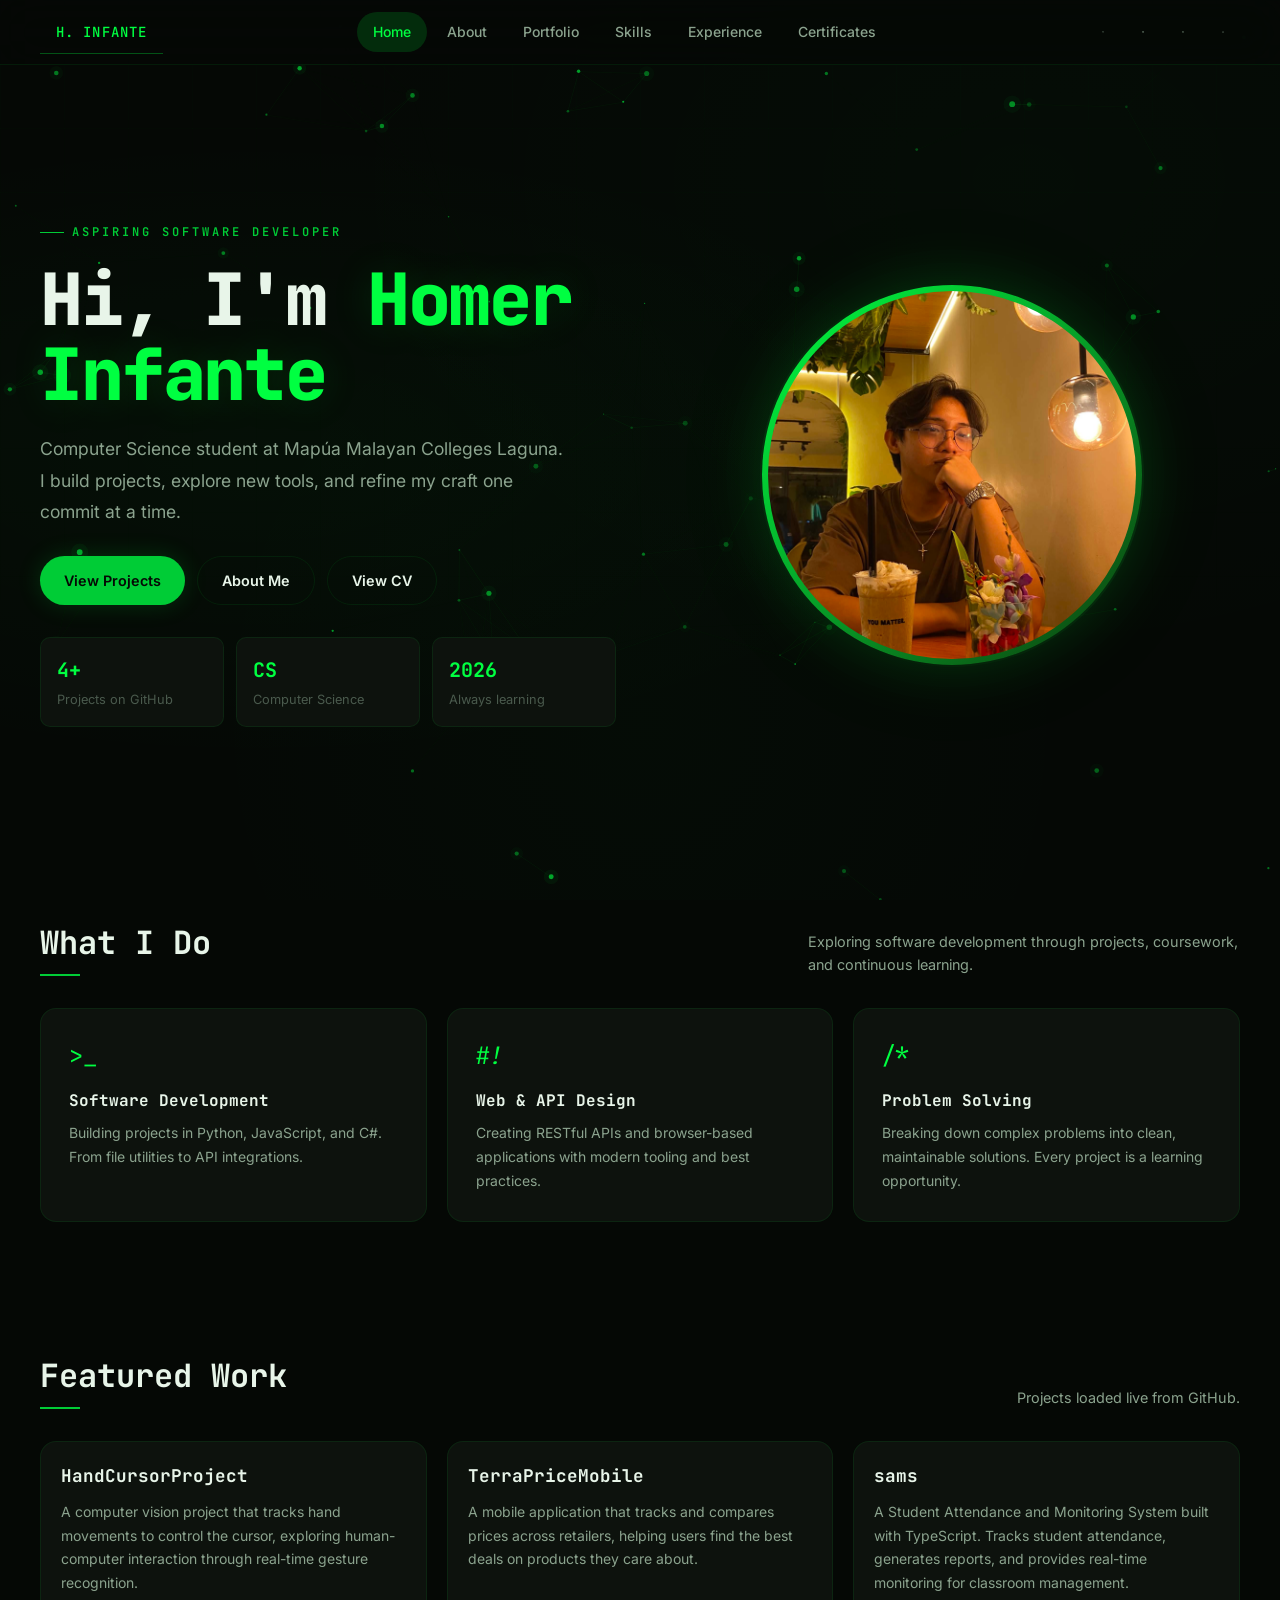
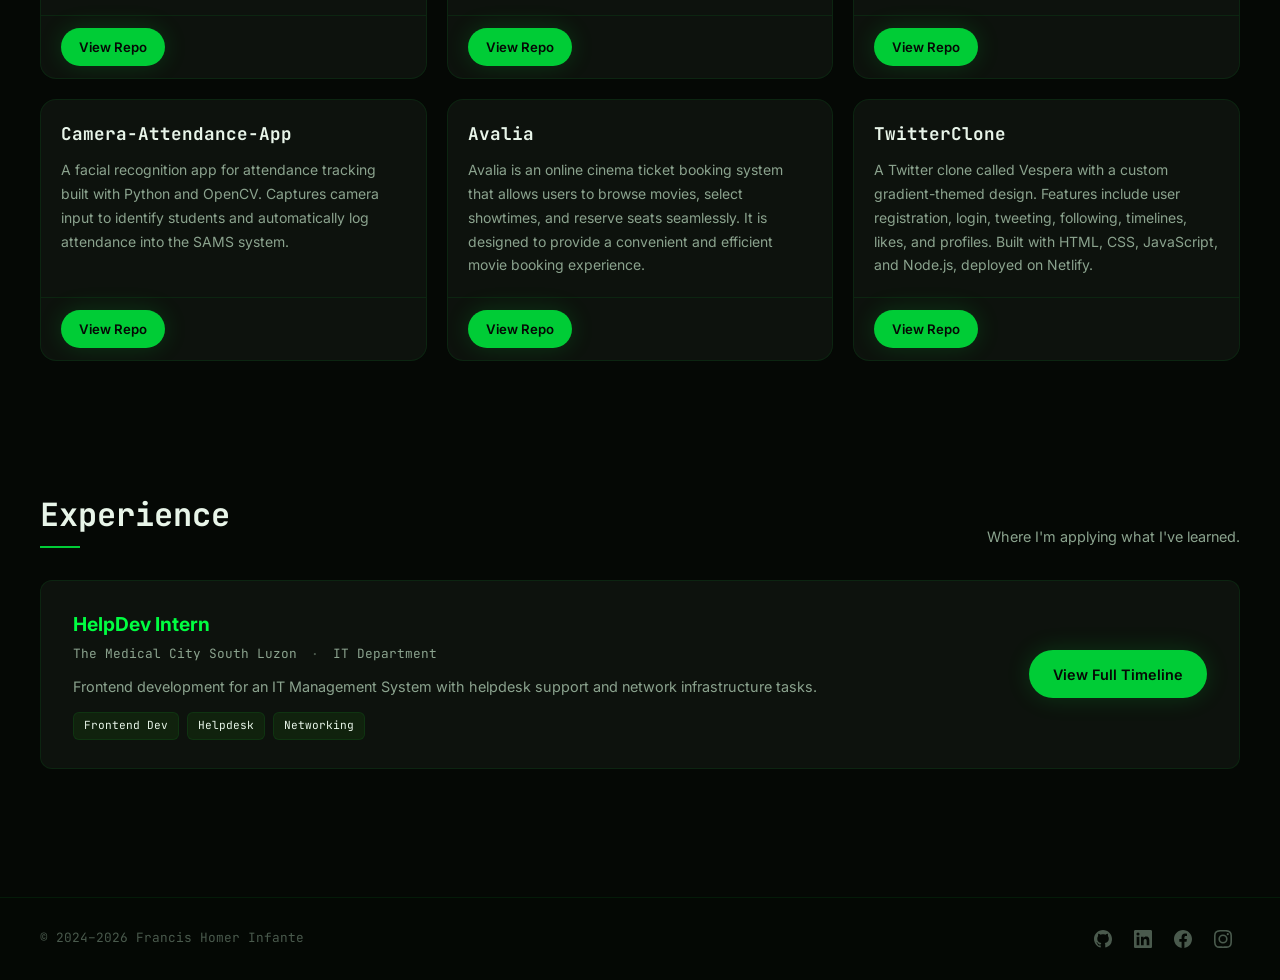
<file: index.html>
<!DOCTYPE html>
<html lang="en">
<head>
  <meta charset="utf-8">
  <meta name="viewport" content="width=device-width, initial-scale=1.0">
  <title>Homer Infante | Developer</title>
  <link rel="stylesheet" href="style.css">
  <link rel="preconnect" href="https://fonts.googleapis.com">
  <link rel="preconnect" href="https://fonts.gstatic.com" crossorigin>
  <link href="https://fonts.googleapis.com/css2?family=Inter:wght@400;500;600;700;800&family=JetBrains+Mono:wght@400;500;600;700;800&display=swap" rel="stylesheet">
</head>
<body class="page-home">
  <header class="site-header">
    <nav class="site-nav" aria-label="Primary">
      <a class="brand" href="index.html">H. Infante</a>
      <ul>
        <li><a href="index.html" aria-current="page">Home</a></li>
        <li><a href="about.html">About</a></li>
        <li><a href="portfolio.html">Portfolio</a></li>
        <li><a href="skills.html">Skills</a></li>
        <li><a href="experience.html">Experience</a></li>
        <li><a href="certificates.html">Certificates</a></li>
      </ul>
      <div class="nav-social">
        <a href="https://github.com/FHOInfante" target="_blank" rel="noopener noreferrer" aria-label="GitHub"><svg viewBox="0 0 24 24" fill="currentColor" width="18" height="18"><path d="M12 0C5.37 0 0 5.37 0 12c0 5.31 3.435 9.795 8.205 11.385.6.105.825-.255.825-.57 0-.285-.015-1.23-.015-2.235-3.015.555-3.795-.735-4.035-1.41-.135-.345-.72-1.41-1.23-1.695-.42-.225-1.02-.78-.015-.795.945-.015 1.62.87 1.845 1.23 1.08 1.815 2.805 1.305 3.495.99.105-.78.42-1.305.765-1.605-2.67-.3-5.46-1.335-5.46-5.925 0-1.305.465-2.385 1.23-3.225-.12-.3-.54-1.53.12-3.18 0 0 1.005-.315 3.3 1.23.96-.27 1.98-.405 3-.405s2.04.135 3 .405c2.295-1.56 3.3-1.23 3.3-1.23.66 1.65.24 2.88.12 3.18.765.84 1.23 1.905 1.23 3.225 0 4.605-2.805 5.625-5.475 5.925.435.375.81 1.095.81 2.22 0 1.605-.015 2.895-.015 3.3 0 .315.225.69.825.57A12.02 12.02 0 0024 12c0-6.63-5.37-12-12-12z"/></svg></a>
        <a href="https://www.linkedin.com/in/francis-homer-infante/" target="_blank" rel="noopener noreferrer" aria-label="LinkedIn"><svg viewBox="0 0 24 24" fill="currentColor" width="18" height="18"><path d="M20.447 20.452h-3.554v-5.569c0-1.328-.027-3.037-1.852-3.037-1.853 0-2.136 1.445-2.136 2.939v5.667H9.351V9h3.414v1.561h.046c.477-.9 1.637-1.85 3.37-1.85 3.601 0 4.267 2.37 4.267 5.455v6.286zM5.337 7.433a2.062 2.062 0 01-2.063-2.065 2.064 2.064 0 112.063 2.065zm1.782 13.019H3.555V9h3.564v11.452zM22.225 0H1.771C.792 0 0 .774 0 1.729v20.542C0 23.227.792 24 1.771 24h20.451C23.2 24 24 23.227 24 22.271V1.729C24 .774 23.2 0 22.222 0h.003z"/></svg></a>
        <a href="https://www.facebook.com/francishomer.infante/" target="_blank" rel="noopener noreferrer" aria-label="Facebook"><svg viewBox="0 0 24 24" fill="currentColor" width="18" height="18"><path d="M24 12.073c0-6.627-5.373-12-12-12s-12 5.373-12 12c0 5.99 4.388 10.954 10.125 11.854v-8.385H7.078v-3.47h3.047V9.43c0-3.007 1.792-4.669 4.533-4.669 1.312 0 2.686.235 2.686.235v2.953H15.83c-1.491 0-1.956.925-1.956 1.874v2.25h3.328l-.532 3.47h-2.796v8.385C19.612 23.027 24 18.062 24 12.073z"/></svg></a>
        <a href="https://www.instagram.com/homaygods/" target="_blank" rel="noopener noreferrer" aria-label="Instagram"><svg viewBox="0 0 24 24" fill="currentColor" width="18" height="18"><path d="M12 2.163c3.204 0 3.584.012 4.85.07 3.252.148 4.771 1.691 4.919 4.919.058 1.265.069 1.645.069 4.849 0 3.205-.012 3.584-.069 4.849-.149 3.225-1.664 4.771-4.919 4.919-1.266.058-1.644.07-4.85.07-3.204 0-3.584-.012-4.849-.07-3.26-.149-4.771-1.699-4.919-4.92-.058-1.265-.07-1.644-.07-4.849 0-3.204.013-3.583.07-4.849.149-3.227 1.664-4.771 4.919-4.919 1.266-.057 1.645-.069 4.849-.069zM12 0C8.741 0 8.333.014 7.053.072 2.695.272.273 2.69.073 7.052.014 8.333 0 8.741 0 12c0 3.259.014 3.668.072 4.948.2 4.358 2.618 6.78 6.98 6.98C8.333 23.986 8.741 24 12 24c3.259 0 3.668-.014 4.948-.072 4.354-.2 6.782-2.618 6.979-6.98.059-1.28.073-1.689.073-4.948 0-3.259-.014-3.667-.072-4.947-.196-4.354-2.617-6.78-6.979-6.98C15.668.014 15.259 0 12 0zm0 5.838a6.162 6.162 0 100 12.324 6.162 6.162 0 000-12.324zM12 16a4 4 0 110-8 4 4 0 010 8zm6.406-11.845a1.44 1.44 0 100 2.881 1.44 1.44 0 000-2.881z"/></svg></a>
      </div>
    </nav>
  </header>

  <main>
    <section class="hero">
      <div class="hero-content">
        <p class="eyebrow">Aspiring software developer</p>
        <h1 class="hero-title">Hi, I'm <span>Homer Infante</span></h1>
        <p class="hero-sub">
          Computer Science student at Mapúa Malayan Colleges Laguna. I build projects, explore new tools, and refine my craft one commit at a time.
        </p>
        <div class="hero-actions">
          <a class="button button-primary" href="portfolio.html">View Projects</a>
          <a class="button button-secondary" href="about.html">About Me</a>
          <a class="button button-secondary" href="cv/Francis_Homer_Infante_Resume.pdf" target="_blank" rel="noopener noreferrer">View CV</a>
        </div>
        <div class="hero-stats">
          <div class="stat-item">
            <strong>4+</strong>
            <span>Projects on GitHub</span>
          </div>
          <div class="stat-item">
            <strong>CS</strong>
            <span>Computer Science</span>
          </div>
          <div class="stat-item">
            <strong>2026</strong>
            <span>Always learning</span>
          </div>
        </div>
      </div>
      <div class="hero-visual">
        <div class="profile-frame">
          <img src="website-photos/Portfolio Pfp.jpeg" alt="Homer Infante">
        </div>
      </div>
    </section>

    <section class="section" id="highlights">
      <div class="section-header">
        <h2>What I Do</h2>
        <p>Exploring software development through projects, coursework, and continuous learning.</p>
      </div>
      <div class="highlight-grid">
        <div class="highlight-card">
          <div class="icon">&gt;_</div>
          <h3>Software Development</h3>
          <p>Building projects in Python, JavaScript, and C#. From file utilities to API integrations.</p>
        </div>
        <div class="highlight-card">
          <div class="icon">#!</div>
          <h3>Web &amp; API Design</h3>
          <p>Creating RESTful APIs and browser-based applications with modern tooling and best practices.</p>
        </div>
        <div class="highlight-card">
          <div class="icon">/*</div>
          <h3>Problem Solving</h3>
          <p>Breaking down complex problems into clean, maintainable solutions. Every project is a learning opportunity.</p>
        </div>
      </div>
    </section>

    <section class="section" id="featured-projects">
      <div class="section-header">
        <h2>Featured Work</h2>
        <p>Projects loaded live from GitHub.</p>
      </div>
      <div class="project-grid" id="home-repos">
        <div class="repo-loading">
          <div class="spinner"></div>
          <p>Loading projects from GitHub...</p>
        </div>
      </div>
    </section>

    <section class="section" id="experience-preview">
      <div class="section-header">
        <h2>Experience</h2>
        <p>Where I'm applying what I've learned.</p>
      </div>
      <div class="exp-preview-card">
        <div class="exp-preview-info">
          <h3>HelpDev Intern</h3>
          <p class="exp-preview-company">The Medical City South Luzon <span class="exp-dot">·</span> IT Department</p>
          <p class="exp-preview-desc">Frontend development for an IT Management System with helpdesk support and network infrastructure tasks.</p>
          <div class="exp-preview-highlights">
            <span>Frontend Dev</span><span>Helpdesk</span><span>Networking</span>
          </div>
        </div>
        <a class="button button-primary" href="experience.html">View Full Timeline</a>
      </div>
    </section>
  </main>

  <footer>
    <div class="footer-inner">
      <p>&copy; 2024&ndash;2026 Francis Homer Infante</p>
      <div class="footer-links">
        <a href="https://github.com/FHOInfante" target="_blank" rel="noopener noreferrer" aria-label="GitHub"><svg viewBox="0 0 24 24" fill="currentColor" width="18" height="18"><path d="M12 0C5.37 0 0 5.37 0 12c0 5.31 3.435 9.795 8.205 11.385.6.105.825-.255.825-.57 0-.285-.015-1.23-.015-2.235-3.015.555-3.795-.735-4.035-1.41-.135-.345-.72-1.41-1.23-1.695-.42-.225-1.02-.78-.015-.795.945-.015 1.62.87 1.845 1.23 1.08 1.815 2.805 1.305 3.495.99.105-.78.42-1.305.765-1.605-2.67-.3-5.46-1.335-5.46-5.925 0-1.305.465-2.385 1.23-3.225-.12-.3-.54-1.53.12-3.18 0 0 1.005-.315 3.3 1.23.96-.27 1.98-.405 3-.405s2.04.135 3 .405c2.295-1.56 3.3-1.23 3.3-1.23.66 1.65.24 2.88.12 3.18.765.84 1.23 1.905 1.23 3.225 0 4.605-2.805 5.625-5.475 5.925.435.375.81 1.095.81 2.22 0 1.605-.015 2.895-.015 3.3 0 .315.225.69.825.57A12.02 12.02 0 0024 12c0-6.63-5.37-12-12-12z"/></svg></a>
        <a href="https://www.linkedin.com/in/francis-homer-infante/" target="_blank" rel="noopener noreferrer" aria-label="LinkedIn"><svg viewBox="0 0 24 24" fill="currentColor" width="18" height="18"><path d="M20.447 20.452h-3.554v-5.569c0-1.328-.027-3.037-1.852-3.037-1.853 0-2.136 1.445-2.136 2.939v5.667H9.351V9h3.414v1.561h.046c.477-.9 1.637-1.85 3.37-1.85 3.601 0 4.267 2.37 4.267 5.455v6.286zM5.337 7.433a2.062 2.062 0 01-2.063-2.065 2.064 2.064 0 112.063 2.065zm1.782 13.019H3.555V9h3.564v11.452zM22.225 0H1.771C.792 0 0 .774 0 1.729v20.542C0 23.227.792 24 1.771 24h20.451C23.2 24 24 23.227 24 22.271V1.729C24 .774 23.2 0 22.222 0h.003z"/></svg></a>
        <a href="https://www.facebook.com/francishomer.infante/" target="_blank" rel="noopener noreferrer" aria-label="Facebook"><svg viewBox="0 0 24 24" fill="currentColor" width="18" height="18"><path d="M24 12.073c0-6.627-5.373-12-12-12s-12 5.373-12 12c0 5.99 4.388 10.954 10.125 11.854v-8.385H7.078v-3.47h3.047V9.43c0-3.007 1.792-4.669 4.533-4.669 1.312 0 2.686.235 2.686.235v2.953H15.83c-1.491 0-1.956.925-1.956 1.874v2.25h3.328l-.532 3.47h-2.796v8.385C19.612 23.027 24 18.062 24 12.073z"/></svg></a>
        <a href="https://www.instagram.com/homaygods/" target="_blank" rel="noopener noreferrer" aria-label="Instagram"><svg viewBox="0 0 24 24" fill="currentColor" width="18" height="18"><path d="M12 2.163c3.204 0 3.584.012 4.85.07 3.252.148 4.771 1.691 4.919 4.919.058 1.265.069 1.645.069 4.849 0 3.205-.012 3.584-.069 4.849-.149 3.225-1.664 4.771-4.919 4.919-1.266.058-1.644.07-4.85.07-3.204 0-3.584-.012-4.849-.07-3.26-.149-4.771-1.699-4.919-4.92-.058-1.265-.07-1.644-.07-4.849 0-3.204.013-3.583.07-4.849.149-3.227 1.664-4.771 4.919-4.919 1.266-.057 1.645-.069 4.849-.069zM12 0C8.741 0 8.333.014 7.053.072 2.695.272.273 2.69.073 7.052.014 8.333 0 8.741 0 12c0 3.259.014 3.668.072 4.948.2 4.358 2.618 6.98 6.98 6.98C8.333 23.986 8.741 24 12 24c3.259 0 3.668-.014 4.948-.072 4.354-.2 6.782-2.618 6.979-6.98.059-1.28.073-1.689.073-4.948 0-3.259-.014-3.667-.072-4.947-.196-4.354-2.617-6.78-6.979-6.98C15.668.014 15.259 0 12 0zm0 5.838a6.162 6.162 0 100 12.324 6.162 6.162 0 000-12.324zM12 16a4 4 0 110-8 4 4 0 010 8zm6.406-11.845a1.44 1.44 0 100 2.881 1.44 1.44 0 000-2.881z"/></svg></a>
      </div>
    </div>
  </footer>

  <script id="projects-data" type="application/json">{"lastUpdated":"2026-11-28T05:12:17.031Z","featured":[{"name":"HandCursorProject","description":"A computer vision project that tracks hand movements to control the cursor, exploring human-computer interaction through real-time gesture recognition.","language":"Python","tags":["Python","OpenCV","MediaPipe","Computer Vision"],"stars":0,"forks":0,"updatedAt":"2026-07-23T00:00:00Z","url":"https://github.com/FHOInfante/HandCursorProject","isExternal":false},{"name":"TerraPriceMobile","description":"A mobile application that tracks and compares prices across retailers, helping users find the best deals on products they care about.","language":"Python","tags":["Python","Kivy","Mobile","REST API"],"stars":0,"forks":0,"updatedAt":"2026-07-23T00:00:00Z","url":"https://github.com/FHOInfante/TerraPriceMobile","isExternal":false},{"name":"sams","description":"A Student Attendance and Monitoring System built with TypeScript. Tracks student attendance, generates reports, and provides real-time monitoring for classroom management.","language":"TypeScript","tags":["TypeScript","Node.js","Web App","Database"],"stars":2,"forks":0,"updatedAt":"2026-07-21T08:48:54Z","url":"https://github.com/kamachi-dev/sams","isExternal":false},{"name":"Camera-Attendance-App","description":"A facial recognition app for attendance tracking built with Python and OpenCV. Captures camera input to identify students and automatically log attendance into the SAMS system.","language":"Python","tags":["Python","OpenCV","Facial Recognition","Tkinter"],"stars":0,"forks":0,"updatedAt":"2026-07-14T00:00:00Z","url":"https://github.com/FHOInfante/Camera-Attendance-App","isExternal":false},{"name":"Avalia","description":"Avalia is an online cinema ticket booking system that allows users to browse movies, select showtimes, and reserve seats seamlessly. It is designed to provide a convenient and efficient movie booking experience.","language":"CSS","tags":["HTML","CSS","JavaScript","Web App"],"stars":0,"forks":2,"updatedAt":"2026-03-23T05:02:08Z","url":"https://github.com/mvillamante/Avalia","isExternal":true},{"name":"TwitterClone","description":"A Twitter clone called Vespera with a custom gradient-themed design. Features include user registration, login, tweeting, following, timelines, likes, and profiles. Built with HTML, CSS, JavaScript, and Node.js, deployed on Netlify.","language":"JavaScript","tags":["HTML","CSS","JavaScript","Node.js","Netlify"],"stars":0,"forks":1,"updatedAt":"2024-02-10T06:14:11Z","url":"https://github.com/mvillamante/TwitterClone","isExternal":false}],"projects":[{"name":"HandCursorProject","description":"A computer vision project that tracks hand movements to control the cursor, exploring human-computer interaction through real-time gesture recognition.","language":"Python","tags":["Python","OpenCV","MediaPipe","Computer Vision"],"stars":0,"forks":0,"updatedAt":"2026-07-23T00:00:00Z","url":"https://github.com/FHOInfante/HandCursorProject","isExternal":false},{"name":"TerraPriceMobile","description":"A mobile application that tracks and compares prices across retailers, helping users find the best deals on products they care about.","language":"Python","tags":["Python","Kivy","Mobile","REST API"],"stars":0,"forks":0,"updatedAt":"2026-07-23T00:00:00Z","url":"https://github.com/FHOInfante/TerraPriceMobile","isExternal":false},{"name":"sams","description":"A Student Attendance and Monitoring System built with TypeScript. Tracks student attendance, generates reports, and provides real-time monitoring for classroom management.","language":"TypeScript","tags":["TypeScript","Node.js","Web App","Database"],"stars":2,"forks":0,"updatedAt":"2026-07-21T08:48:54Z","url":"https://github.com/kamachi-dev/sams","isExternal":false},{"name":"Camera-Attendance-App","description":"A facial recognition app for attendance tracking built with Python and OpenCV. Captures camera input to identify students and automatically log attendance into the SAMS system.","language":"Python","tags":["Python","OpenCV","Facial Recognition","Tkinter"],"stars":0,"forks":0,"updatedAt":"2026-07-14T00:00:00Z","url":"https://github.com/FHOInfante/Camera-Attendance-App","isExternal":false},{"name":"Avalia","description":"Avalia is an online cinema ticket booking system that allows users to browse movies, select showtimes, and reserve seats seamlessly. It is designed to provide a convenient and efficient movie booking experience.","language":"CSS","tags":["HTML","CSS","JavaScript","Web App"],"stars":0,"forks":2,"updatedAt":"2026-03-23T05:02:08Z","url":"https://github.com/mvillamante/Avalia","isExternal":true},{"name":"TwitterClone","description":"A Twitter clone called Vespera with a custom gradient-themed design. Features include user registration, login, tweeting, following, timelines, likes, and profiles. Built with HTML, CSS, JavaScript, and Node.js, deployed on Netlify.","language":"JavaScript","tags":["HTML","CSS","JavaScript","Node.js","Netlify"],"stars":0,"forks":1,"updatedAt":"2024-02-10T06:14:11Z","url":"https://github.com/mvillamante/TwitterClone","isExternal":false}],"collaborations":[{"name":"Prof. Maria Santos","title":"CS Instructor","text":"Homer is a dedicated and curious learner. He approaches every challenge with determination and always seeks to understand the underlying principles."},{"name":"Juan Dela Cruz","title":"Classmate & Collaborator","text":"I had the pleasure of working with Homer on a group project. His attention to detail and ability to break down complex problems made him an invaluable team member."},{"name":"Engr. Robert Reyes","title":"Project Mentor","text":"Francis demonstrates strong analytical skills and a genuine passion for technology. He consistently goes above and beyond what is required."}],"certificates":[{"title":"Customer Centricity","issuer":"Wadhwani Foundation","description":"Learned customer-focused business strategies and how to build lasting customer relationships.","url":"Certificates/Wadhwani Foundation Certificate - 6a607f859ca40b8cfd703752.pdf","image":"website-photos/certificates/Wadhwani Foundation Certificate - Customer Centricity.jpg"},{"title":"Effective Speaking and Listening Skills","issuer":"Wadhwani Foundation","description":"Developed communication skills for effective verbal and non-verbal workplace interactions.","url":"Certificates/Wadhwani Foundation Certificate - 6a6080af9ca40b8cfd703b88.pdf","image":"website-photos/certificates/Wadhwani Foundation Certificate - Effective Speaking and Listening Skills.jpg"},{"title":"Finance Literacy","issuer":"Wadhwani Foundation","description":"Gained foundational knowledge in personal finance, budgeting, and financial planning.","url":"Certificates/Wadhwani Foundation Certificate - 6a60821b9ca40b8cfd70429e.pdf","image":"website-photos/certificates/Wadhwani Foundation Certificate - Finance Literacy.jpg"},{"title":"Impactful Writing Skills","issuer":"Wadhwani Foundation","description":"Mastered professional writing techniques for clear and persuasive business communication.","url":"Certificates/Wadhwani Foundation Certificate - 6a60dcc59ca40b8cfd71b5c9.pdf","image":"website-photos/certificates/Wadhwani Foundation Certificate - Impactful Writing Skills.jpg"},{"title":"Interpersonal Skills","issuer":"Wadhwani Foundation","description":"Built skills for effective teamwork, conflict resolution, and professional relationship management.","url":"Certificates/Wadhwani Foundation Certificate - 6a60dd899ca40b8cfd71b815.pdf","image":"website-photos/certificates/Wadhwani Foundation Certificate - Interpersonal Skills.jpg"},{"title":"Introduction to Entrepreneurship","issuer":"Wadhwani Foundation","description":"Explored the fundamentals of starting and managing a business venture.","url":"Certificates/Wadhwani Foundation Certificate - 6a60de3d9ca40b8cfd71bae3.pdf","image":"website-photos/certificates/Wadhwani Foundation Certificate - Introduction to Entrepreneurship.jpg"},{"title":"Online Communication and Data Security","issuer":"Wadhwani Foundation","description":"Learned best practices for secure online communication and data protection.","url":"Certificates/Wadhwani Foundation Certificate - 6a60dfdc9ca40b8cfd71bf9d.pdf","image":"website-photos/certificates/Wadhwani Foundation Certificate - Online Communication and Data Security.jpg"},{"title":"Problem Solving and Innovation","issuer":"Wadhwani Foundation","description":"Developed analytical thinking and creative problem-solving approaches for real-world challenges.","url":"Certificates/Wadhwani Foundation Certificate - 6a60e3149ca40b8cfd71c6db.pdf","image":"website-photos/certificates/Wadhwani Foundation Certificate - Problem Solving and Innovation.jpg"},{"title":"Professionalism","issuer":"Wadhwani Foundation","description":"Understood professional conduct, workplace ethics, and career development strategies.","url":"Certificates/Wadhwani Foundation Certificate - 6a61cd6c9ca40b8cfd74b287.pdf","image":"website-photos/certificates/Wadhwani Foundation Certificate - Professionalism.jpg"},{"title":"Self-Management","issuer":"Wadhwani Foundation","description":"Learned time management, goal setting, and personal productivity techniques.","url":"Certificates/Wadhwani Foundation Certificate - 6a61ce649ca40b8cfd74b5a9.pdf","image":"website-photos/certificates/Wadhwani Foundation Certificate - Self-Management.jpg"},{"title":"Self-Presentation","issuer":"Wadhwani Foundation","description":"Mastered personal branding and professional presentation skills for career success.","url":"Certificates/Wadhwani Foundation Certificate - 6a61cf169ca40b8cfd74b939.pdf","image":"website-photos/certificates/Wadhwani Foundation Certificate - Self-Presentation.jpg"},{"title":"Start-up Mindset","issuer":"Wadhwani Foundation","description":"Cultivated an entrepreneurial mindset with focus on innovation and opportunity recognition.","url":"Certificates/Wadhwani Foundation Certificate - 6a61cfd89ca40b8cfd74bf15.pdf","image":"website-photos/certificates/Wadhwani Foundation Certificate - Start-up Mindset.jpg"},{"title":"Work Productivity Tools","issuer":"Wadhwani Foundation","description":"Gained proficiency in modern productivity tools for efficient workplace collaboration.","url":"Certificates/Wadhwani Foundation Certificate - 6a61d0509ca40b8cfd74c211.pdf","image":"website-photos/certificates/Wadhwani Foundation Certificate - Work Productivity Tools.jpg"},{"title":"IBM Machine Learning","issuer":"Coursera","description":"Comprehensive ML course covering regression, classification, clustering, and recommendation systems.","url":"website-photos/certificates/Coursera_IBM_Machine_Learning-page-1.png","image":"website-photos/certificates/Coursera_IBM_Machine_Learning-page-1.png"},{"title":"Machine Learning","issuer":"Coursera","description":"Stanford-based course covering supervised learning, unsupervised learning, and best practices.","url":"website-photos/certificates/Coursera_Machine_Learning-page-1.png","image":"website-photos/certificates/Coursera_Machine_Learning-page-1.png"},{"title":"IBM AI Developer","issuer":"Coursera","description":"Professional certificate covering building and deploying AI applications with IBM tools.","url":"website-photos/certificates/Coursera IBM AI Developer.jpg","image":"website-photos/certificates/Coursera IBM AI Developer.jpg"}],"skills":[{"name":"Python","icon":"https://cdn.jsdelivr.net/gh/devicons/devicon/icons/python/python-original.svg","category":"Languages"},{"name":"JavaScript","icon":"https://cdn.jsdelivr.net/gh/devicons/devicon/icons/javascript/javascript-original.svg","category":"Languages"},{"name":"TypeScript","icon":"https://cdn.jsdelivr.net/gh/devicons/devicon/icons/typescript/typescript-original.svg","category":"Languages"},{"name":"HTML5","icon":"https://cdn.jsdelivr.net/gh/devicons/devicon/icons/html5/html5-original.svg","category":"Languages"},{"name":"CSS3","icon":"https://cdn.jsdelivr.net/gh/devicons/devicon/icons/css3/css3-original.svg","category":"Languages"},{"name":"C#","icon":"https://cdn.jsdelivr.net/gh/devicons/devicon/icons/csharp/csharp-original.svg","category":"Languages"},{"name":"MySQL","icon":"https://cdn.jsdelivr.net/gh/devicons/devicon/icons/mysql/mysql-original.svg","category":"Databases"},{"name":"PostgreSQL","icon":"https://cdn.jsdelivr.net/gh/devicons/devicon/icons/postgresql/postgresql-original.svg","category":"Databases"},{"name":"Git","icon":"https://cdn.jsdelivr.net/gh/devicons/devicon/icons/git/git-original.svg","category":"Tools"},{"name":"VS Code","icon":"https://cdn.jsdelivr.net/gh/devicons/devicon/icons/visualstudio/visualstudio-plain.svg","category":"Tools"},{"name":"Android Studio","icon":"https://cdn.jsdelivr.net/gh/devicons/devicon/icons/android/android-original.svg","category":"Tools"},{"name":"XAMPP","icon":"https://cdn.jsdelivr.net/gh/devicons/devicon/icons/apache/apache-original.svg","category":"Tools"},{"name":"Postman","icon":"https://cdn.jsdelivr.net/gh/devicons/devicon/icons/postman/postman-original.svg","category":"Tools"}]}</script>
  <script src="bg-animation.js"></script>
  <script>
    (function() {
      function buildCard(repo, index) {
        const desc = repo.description || 'No description provided.';

        return `
          <article class="project-card" style="animation-delay: ${(index || 0) * 80}ms">
            <div class="project-card-body">
              <h3>${repo.name}</h3>
              <p>${desc}</p>
            </div>
            <div class="project-card-footer">
              <a class="button button-primary button-small" href="${repo.url}" target="_blank" rel="noopener noreferrer">View Repo</a>
            </div>
          </article>
        `;
      }

      function renderFeatured(data) {
        const container = document.getElementById('home-repos');
        const projects = data.featured || [];

        if (projects.length === 0) {
          container.innerHTML = '<p style="text-align:center;color:var(--text-muted);padding:48px 0;font-family:var(--font-mono);font-size:0.85rem;">No featured projects.</p>';
          return;
        }

        container.innerHTML = projects.map((r, i) => buildCard(r, i)).join('');
      }

      function showError(msg) {
        const container = document.getElementById('home-repos');
        container.innerHTML = `<div class="repo-error"><p>${msg}</p></div>`;
      }

      document.addEventListener('DOMContentLoaded', function() {
        try {
          var el = document.getElementById('projects-data');
          if (!el) throw new Error('No data');
          var data = JSON.parse(el.textContent);
          renderFeatured(data);
        } catch (e) {
          showError('Could not load projects. Please visit the <a href="portfolio.html" style="color:var(--green-bright);text-decoration:underline;">portfolio page</a>.');
        }
      });
    })();
  </script>
</body>
</html>
</file>
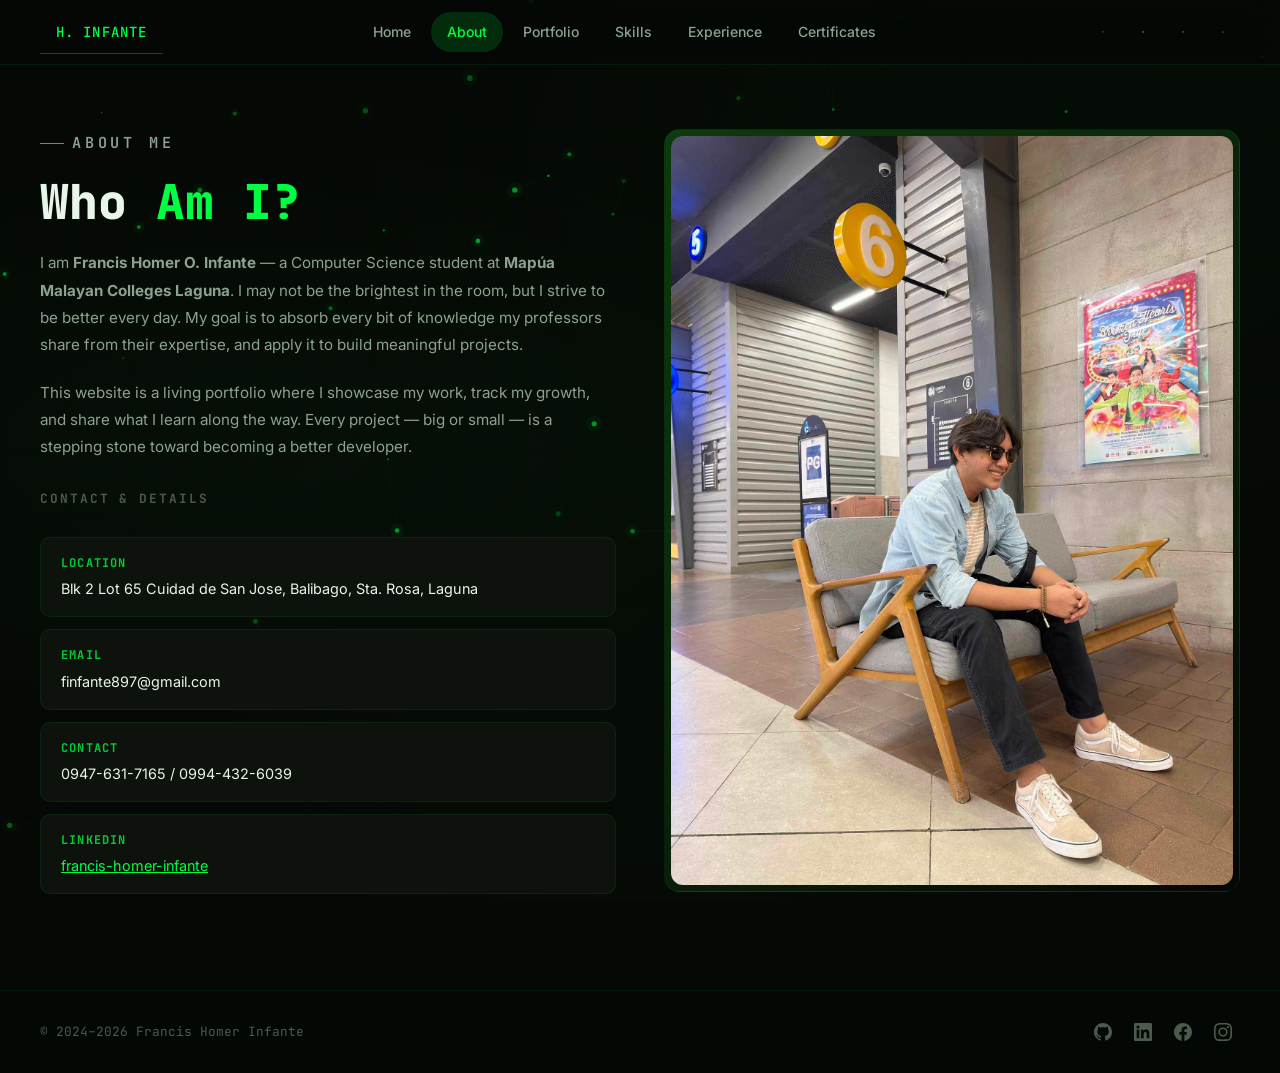
<file: about.html>
<!DOCTYPE html>
<html lang="en">
<head>
  <meta charset="utf-8">
  <meta name="viewport" content="width=device-width, initial-scale=1.0">
  <title>About | Homer Infante</title>
  <link rel="stylesheet" href="style.css">
  <link rel="preconnect" href="https://fonts.googleapis.com">
  <link rel="preconnect" href="https://fonts.gstatic.com" crossorigin>
  <link href="https://fonts.googleapis.com/css2?family=Inter:wght@400;500;600;700;800&family=JetBrains+Mono:wght@400;500;600;700;800&display=swap" rel="stylesheet">
</head>
<body class="page-about">
  <header class="site-header">
    <nav class="site-nav" aria-label="Primary">
      <a class="brand" href="index.html">H. Infante</a>
      <ul>
        <li><a href="index.html">Home</a></li>
        <li><a href="about.html" aria-current="page">About</a></li>
        <li><a href="portfolio.html">Portfolio</a></li>
        <li><a href="skills.html">Skills</a></li>
        <li><a href="experience.html">Experience</a></li>
        <li><a href="certificates.html">Certificates</a></li>
      </ul>
      <div class="nav-social">
        <a href="https://github.com/FHOInfante" target="_blank" rel="noopener noreferrer" aria-label="GitHub"><svg viewBox="0 0 24 24" fill="currentColor" width="18" height="18"><path d="M12 0C5.37 0 0 5.37 0 12c0 5.31 3.435 9.795 8.205 11.385.6.105.825-.255.825-.57 0-.285-.015-1.23-.015-2.235-3.015.555-3.795-.735-4.035-1.41-.135-.345-.72-1.41-1.23-1.695-.42-.225-1.02-.78-.015-.795.945-.015 1.62.87 1.845 1.23 1.08 1.815 2.805 1.305 3.495.99.105-.78.42-1.305.765-1.605-2.67-.3-5.46-1.335-5.46-5.925 0-1.305.465-2.385 1.23-3.225-.12-.3-.54-1.53.12-3.18 0 0 1.005-.315 3.3 1.23.96-.27 1.98-.405 3-.405s2.04.135 3 .405c2.295-1.56 3.3-1.23 3.3-1.23.66 1.65.24 2.88.12 3.18.765.84 1.23 1.905 1.23 3.225 0 4.605-2.805 5.625-5.475 5.925.435.375.81 1.095.81 2.22 0 1.605-.015 2.895-.015 3.3 0 .315.225.69.825.57A12.02 12.02 0 0024 12c0-6.63-5.37-12-12-12z"/></svg></a>
        <a href="https://www.linkedin.com/in/francis-homer-infante/" target="_blank" rel="noopener noreferrer" aria-label="LinkedIn"><svg viewBox="0 0 24 24" fill="currentColor" width="18" height="18"><path d="M20.447 20.452h-3.554v-5.569c0-1.328-.027-3.037-1.852-3.037-1.853 0-2.136 1.445-2.136 2.939v5.667H9.351V9h3.414v1.561h.046c.477-.9 1.637-1.85 3.37-1.85 3.601 0 4.267 2.37 4.267 5.455v6.286zM5.337 7.433a2.062 2.062 0 01-2.063-2.065 2.064 2.064 0 112.063 2.065zm1.782 13.019H3.555V9h3.564v11.452zM22.225 0H1.771C.792 0 0 .774 0 1.729v20.542C0 23.227.792 24 1.771 24h20.451C23.2 24 24 23.227 24 22.271V1.729C24 .774 23.2 0 22.222 0h.003z"/></svg></a>
        <a href="https://www.facebook.com/francishomer.infante/" target="_blank" rel="noopener noreferrer" aria-label="Facebook"><svg viewBox="0 0 24 24" fill="currentColor" width="18" height="18"><path d="M24 12.073c0-6.627-5.373-12-12-12s-12 5.373-12 12c0 5.99 4.388 10.954 10.125 11.854v-8.385H7.078v-3.47h3.047V9.43c0-3.007 1.792-4.669 4.533-4.669 1.312 0 2.686.235 2.686.235v2.953H15.83c-1.491 0-1.956.925-1.956 1.874v2.25h3.328l-.532 3.47h-2.796v8.385C19.612 23.027 24 18.062 24 12.073z"/></svg></a>
        <a href="https://www.instagram.com/homaygods/" target="_blank" rel="noopener noreferrer" aria-label="Instagram"><svg viewBox="0 0 24 24" fill="currentColor" width="18" height="18"><path d="M12 2.163c3.204 0 3.584.012 4.85.07 3.252.148 4.771 1.691 4.919 4.919.058 1.265.069 1.645.069 4.849 0 3.205-.012 3.584-.069 4.849-.149 3.225-1.664 4.771-4.919 4.919-1.266.058-1.644.07-4.85.07-3.204 0-3.584-.012-4.849-.07-3.26-.149-4.771-1.699-4.919-4.92-.058-1.265-.07-1.644-.07-4.849 0-3.204.013-3.583.07-4.849.149-3.227 1.664-4.771 4.919-4.919 1.266-.057 1.645-.069 4.849-.069zM12 0C8.741 0 8.333.014 7.053.072 2.695.272.273 2.69.073 7.052.014 8.333 0 8.741 0 12c0 3.259.014 3.668.072 4.948.2 4.358 2.618 6.78 6.98 6.98C8.333 23.986 8.741 24 12 24c3.259 0 3.668-.014 4.948-.072 4.354-.2 6.782-2.618 6.979-6.98.059-1.28.073-1.689.073-4.948 0-3.259-.014-3.667-.072-4.947-.196-4.354-2.617-6.78-6.979-6.98C15.668.014 15.259 0 12 0zm0 5.838a6.162 6.162 0 100 12.324 6.162 6.162 0 000-12.324zM12 16a4 4 0 110-8 4 4 0 010 8zm6.406-11.845a1.44 1.44 0 100 2.881 1.44 1.44 0 000-2.881z"/></svg></a>
      </div>
    </nav>
  </header>

  <main>
    <section class="about-page">
      <div class="about-content">
        <p class="eyebrow">About me</p>
        <h1>Who <span>Am I?</span></h1>
        <p>
          I am <strong>Francis Homer O. Infante</strong> &mdash; a Computer Science student at <strong>Mapúa Malayan Colleges Laguna</strong>. I may not be the brightest in the room, but I strive to be better every day. My goal is to absorb every bit of knowledge my professors share from their expertise, and apply it to build meaningful projects.
        </p>
        <p>
          This website is a living portfolio where I showcase my work, track my growth, and share what I learn along the way. Every project &mdash; big or small &mdash; is a stepping stone toward becoming a better developer.
        </p>

        <h3 style="font-family:var(--font-mono);font-size:0.8rem;text-transform:uppercase;letter-spacing:0.15em;color:var(--text-dim);margin-top:8px;">Contact &amp; Details</h3>
        <div class="about-details">
          <div class="about-detail-item">
            <strong>Location</strong>
            <span>Blk 2 Lot 65 Cuidad de San Jose, Balibago, Sta. Rosa, Laguna</span>
          </div>
          <div class="about-detail-item">
            <strong>Email</strong>
            <span>finfante897@gmail.com</span>
          </div>
          <div class="about-detail-item">
            <strong>Contact</strong>
            <span>0947-631-7165 / 0994-432-6039</span>
          </div>
          <div class="about-detail-item">
            <strong>LinkedIn</strong>
            <span><a href="https://www.linkedin.com/in/francis-homer-infante/" target="_blank" rel="noopener noreferrer" style="color:var(--green-bright);text-decoration:underline;">francis-homer-infante</a></span>
          </div>
        </div>
      </div>
      <div class="about-photo-side">
        <div class="about-photo-frame">
          <img src="website-photos/about-me-pic.jpg" alt="Homer Infante">
        </div>
      </div>
    </section>
  </main>

  <footer>
    <div class="footer-inner">
      <p>&copy; 2024&ndash;2026 Francis Homer Infante</p>
      <div class="footer-links">
        <a href="https://github.com/FHOInfante" target="_blank" rel="noopener noreferrer" aria-label="GitHub"><svg viewBox="0 0 24 24" fill="currentColor" width="18" height="18"><path d="M12 0C5.37 0 0 5.37 0 12c0 5.31 3.435 9.795 8.205 11.385.6.105.825-.255.825-.57 0-.285-.015-1.23-.015-2.235-3.015.555-3.795-.735-4.035-1.41-.135-.345-.72-1.41-1.23-1.695-.42-.225-1.02-.78-.015-.795.945-.015 1.62.87 1.845 1.23 1.08 1.815 2.805 1.305 3.495.99.105-.78.42-1.305.765-1.605-2.67-.3-5.46-1.335-5.46-5.925 0-1.305.465-2.385 1.23-3.225-.12-.3-.54-1.53.12-3.18 0 0 1.005-.315 3.3 1.23.96-.27 1.98-.405 3-.405s2.04.135 3 .405c2.295-1.56 3.3-1.23 3.3-1.23.66 1.65.24 2.88.12 3.18.765.84 1.23 1.905 1.23 3.225 0 4.605-2.805 5.625-5.475 5.925.435.375.81 1.095.81 2.22 0 1.605-.015 2.895-.015 3.3 0 .315.225.69.825.57A12.02 12.02 0 0024 12c0-6.63-5.37-12-12-12z"/></svg></a>
        <a href="https://www.linkedin.com/in/francis-homer-infante/" target="_blank" rel="noopener noreferrer" aria-label="LinkedIn"><svg viewBox="0 0 24 24" fill="currentColor" width="18" height="18"><path d="M20.447 20.452h-3.554v-5.569c0-1.328-.027-3.037-1.852-3.037-1.853 0-2.136 1.445-2.136 2.939v5.667H9.351V9h3.414v1.561h.046c.477-.9 1.637-1.85 3.37-1.85 3.601 0 4.267 2.37 4.267 5.455v6.286zM5.337 7.433a2.062 2.062 0 01-2.063-2.065 2.064 2.064 0 112.063 2.065zm1.782 13.019H3.555V9h3.564v11.452zM22.225 0H1.771C.792 0 0 .774 0 1.729v20.542C0 23.227.792 24 1.771 24h20.451C23.2 24 24 23.227 24 22.271V1.729C24 .774 23.2 0 22.222 0h.003z"/></svg></a>
        <a href="https://www.facebook.com/francishomer.infante/" target="_blank" rel="noopener noreferrer" aria-label="Facebook"><svg viewBox="0 0 24 24" fill="currentColor" width="18" height="18"><path d="M24 12.073c0-6.627-5.373-12-12-12s-12 5.373-12 12c0 5.99 4.388 10.954 10.125 11.854v-8.385H7.078v-3.47h3.047V9.43c0-3.007 1.792-4.669 4.533-4.669 1.312 0 2.686.235 2.686.235v2.953H15.83c-1.491 0-1.956.925-1.956 1.874v2.25h3.328l-.532 3.47h-2.796v8.385C19.612 23.027 24 18.062 24 12.073z"/></svg></a>
        <a href="https://www.instagram.com/homaygods/" target="_blank" rel="noopener noreferrer" aria-label="Instagram"><svg viewBox="0 0 24 24" fill="currentColor" width="18" height="18"><path d="M12 2.163c3.204 0 3.584.012 4.85.07 3.252.148 4.771 1.691 4.919 4.919.058 1.265.069 1.645.069 4.849 0 3.205-.012 3.584-.069 4.849-.149 3.225-1.664 4.771-4.919 4.919-1.266.058-1.644.07-4.85.07-3.204 0-3.584-.012-4.849-.07-3.26-.149-4.771-1.699-4.919-4.92-.058-1.265-.07-1.644-.07-4.849 0-3.204.013-3.583.07-4.849.149-3.227 1.664-4.771 4.919-4.919 1.266-.057 1.645-.069 4.849-.069zM12 0C8.741 0 8.333.014 7.053.072 2.695.272.273 2.69.073 7.052.014 8.333 0 8.741 0 12c0 3.259.014 3.668.072 4.948.2 4.358 2.618 6.98 6.98 6.98C8.333 23.986 8.741 24 12 24c3.259 0 3.668-.014 4.948-.072 4.354-.2 6.782-2.618 6.979-6.98.059-1.28.073-1.689.073-4.948 0-3.259-.014-3.667-.072-4.947-.196-4.354-2.617-6.78-6.979-6.98C15.668.014 15.259 0 12 0zm0 5.838a6.162 6.162 0 100 12.324 6.162 6.162 0 000-12.324zM12 16a4 4 0 110-8 4 4 0 010 8zm6.406-11.845a1.44 1.44 0 100 2.881 1.44 1.44 0 000-2.881z"/></svg></a>
      </div>
    </div>
  </footer>
  <script id="projects-data" type="application/json">{"lastUpdated":"2026-11-28T05:12:17.031Z","featured":[{"name":"HandCursorProject","description":"A computer vision project that tracks hand movements to control the cursor, exploring human-computer interaction through real-time gesture recognition.","language":"Python","tags":["Python","OpenCV","MediaPipe","Computer Vision"],"stars":0,"forks":0,"updatedAt":"2026-07-23T00:00:00Z","url":"https://github.com/FHOInfante/HandCursorProject","isExternal":false},{"name":"TerraPriceMobile","description":"A mobile application that tracks and compares prices across retailers, helping users find the best deals on products they care about.","language":"Python","tags":["Python","Kivy","Mobile","REST API"],"stars":0,"forks":0,"updatedAt":"2026-07-23T00:00:00Z","url":"https://github.com/FHOInfante/TerraPriceMobile","isExternal":false},{"name":"sams","description":"A Student Attendance and Monitoring System built with TypeScript. Tracks student attendance, generates reports, and provides real-time monitoring for classroom management.","language":"TypeScript","tags":["TypeScript","Node.js","Web App","Database"],"stars":2,"forks":0,"updatedAt":"2026-07-21T08:48:54Z","url":"https://github.com/kamachi-dev/sams","isExternal":false},{"name":"Camera-Attendance-App","description":"A facial recognition app for attendance tracking built with Python and OpenCV. Captures camera input to identify students and automatically log attendance into the SAMS system.","language":"Python","tags":["Python","OpenCV","Facial Recognition","Tkinter"],"stars":0,"forks":0,"updatedAt":"2026-07-14T00:00:00Z","url":"https://github.com/FHOInfante/Camera-Attendance-App","isExternal":false},{"name":"Avalia","description":"Avalia is an online cinema ticket booking system that allows users to browse movies, select showtimes, and reserve seats seamlessly. It is designed to provide a convenient and efficient movie booking experience.","language":"CSS","tags":["HTML","CSS","JavaScript","Web App"],"stars":0,"forks":2,"updatedAt":"2026-03-23T05:02:08Z","url":"https://github.com/mvillamante/Avalia","isExternal":true},{"name":"TwitterClone","description":"A Twitter clone called Vespera with a custom gradient-themed design. Features include user registration, login, tweeting, following, timelines, likes, and profiles. Built with HTML, CSS, JavaScript, and Node.js, deployed on Netlify.","language":"JavaScript","tags":["HTML","CSS","JavaScript","Node.js","Netlify"],"stars":0,"forks":1,"updatedAt":"2024-02-10T06:14:11Z","url":"https://github.com/mvillamante/TwitterClone","isExternal":false}],"projects":[{"name":"HandCursorProject","description":"A computer vision project that tracks hand movements to control the cursor, exploring human-computer interaction through real-time gesture recognition.","language":"Python","tags":["Python","OpenCV","MediaPipe","Computer Vision"],"stars":0,"forks":0,"updatedAt":"2026-07-23T00:00:00Z","url":"https://github.com/FHOInfante/HandCursorProject","isExternal":false},{"name":"TerraPriceMobile","description":"A mobile application that tracks and compares prices across retailers, helping users find the best deals on products they care about.","language":"Python","tags":["Python","Kivy","Mobile","REST API"],"stars":0,"forks":0,"updatedAt":"2026-07-23T00:00:00Z","url":"https://github.com/FHOInfante/TerraPriceMobile","isExternal":false},{"name":"sams","description":"A Student Attendance and Monitoring System built with TypeScript. Tracks student attendance, generates reports, and provides real-time monitoring for classroom management.","language":"TypeScript","tags":["TypeScript","Node.js","Web App","Database"],"stars":2,"forks":0,"updatedAt":"2026-07-21T08:48:54Z","url":"https://github.com/kamachi-dev/sams","isExternal":false},{"name":"Camera-Attendance-App","description":"A facial recognition app for attendance tracking built with Python and OpenCV. Captures camera input to identify students and automatically log attendance into the SAMS system.","language":"Python","tags":["Python","OpenCV","Facial Recognition","Tkinter"],"stars":0,"forks":0,"updatedAt":"2026-07-14T00:00:00Z","url":"https://github.com/FHOInfante/Camera-Attendance-App","isExternal":false},{"name":"Avalia","description":"Avalia is an online cinema ticket booking system that allows users to browse movies, select showtimes, and reserve seats seamlessly. It is designed to provide a convenient and efficient movie booking experience.","language":"CSS","tags":["HTML","CSS","JavaScript","Web App"],"stars":0,"forks":2,"updatedAt":"2026-03-23T05:02:08Z","url":"https://github.com/mvillamante/Avalia","isExternal":true},{"name":"TwitterClone","description":"A Twitter clone called Vespera with a custom gradient-themed design. Features include user registration, login, tweeting, following, timelines, likes, and profiles. Built with HTML, CSS, JavaScript, and Node.js, deployed on Netlify.","language":"JavaScript","tags":["HTML","CSS","JavaScript","Node.js","Netlify"],"stars":0,"forks":1,"updatedAt":"2024-02-10T06:14:11Z","url":"https://github.com/mvillamante/TwitterClone","isExternal":false}],"collaborations":[{"name":"Prof. Maria Santos","title":"CS Instructor","text":"Homer is a dedicated and curious learner. He approaches every challenge with determination and always seeks to understand the underlying principles."},{"name":"Juan Dela Cruz","title":"Classmate & Collaborator","text":"I had the pleasure of working with Homer on a group project. His attention to detail and ability to break down complex problems made him an invaluable team member."},{"name":"Engr. Robert Reyes","title":"Project Mentor","text":"Francis demonstrates strong analytical skills and a genuine passion for technology. He consistently goes above and beyond what is required."}],"certificates":[{"title":"Customer Centricity","issuer":"Wadhwani Foundation","description":"Learned customer-focused business strategies and how to build lasting customer relationships.","url":"Certificates/Wadhwani Foundation Certificate - 6a607f859ca40b8cfd703752.pdf","image":"website-photos/certificates/Wadhwani Foundation Certificate - Customer Centricity.jpg"},{"title":"Effective Speaking and Listening Skills","issuer":"Wadhwani Foundation","description":"Developed communication skills for effective verbal and non-verbal workplace interactions.","url":"Certificates/Wadhwani Foundation Certificate - 6a6080af9ca40b8cfd703b88.pdf","image":"website-photos/certificates/Wadhwani Foundation Certificate - Effective Speaking and Listening Skills.jpg"},{"title":"Finance Literacy","issuer":"Wadhwani Foundation","description":"Gained foundational knowledge in personal finance, budgeting, and financial planning.","url":"Certificates/Wadhwani Foundation Certificate - 6a60821b9ca40b8cfd70429e.pdf","image":"website-photos/certificates/Wadhwani Foundation Certificate - Finance Literacy.jpg"},{"title":"Impactful Writing Skills","issuer":"Wadhwani Foundation","description":"Mastered professional writing techniques for clear and persuasive business communication.","url":"Certificates/Wadhwani Foundation Certificate - 6a60dcc59ca40b8cfd71b5c9.pdf","image":"website-photos/certificates/Wadhwani Foundation Certificate - Impactful Writing Skills.jpg"},{"title":"Interpersonal Skills","issuer":"Wadhwani Foundation","description":"Built skills for effective teamwork, conflict resolution, and professional relationship management.","url":"Certificates/Wadhwani Foundation Certificate - 6a60dd899ca40b8cfd71b815.pdf","image":"website-photos/certificates/Wadhwani Foundation Certificate - Interpersonal Skills.jpg"},{"title":"Introduction to Entrepreneurship","issuer":"Wadhwani Foundation","description":"Explored the fundamentals of starting and managing a business venture.","url":"Certificates/Wadhwani Foundation Certificate - 6a60de3d9ca40b8cfd71bae3.pdf","image":"website-photos/certificates/Wadhwani Foundation Certificate - Introduction to Entrepreneurship.jpg"},{"title":"Online Communication and Data Security","issuer":"Wadhwani Foundation","description":"Learned best practices for secure online communication and data protection.","url":"Certificates/Wadhwani Foundation Certificate - 6a60dfdc9ca40b8cfd71bf9d.pdf","image":"website-photos/certificates/Wadhwani Foundation Certificate - Online Communication and Data Security.jpg"},{"title":"Problem Solving and Innovation","issuer":"Wadhwani Foundation","description":"Developed analytical thinking and creative problem-solving approaches for real-world challenges.","url":"Certificates/Wadhwani Foundation Certificate - 6a60e3149ca40b8cfd71c6db.pdf","image":"website-photos/certificates/Wadhwani Foundation Certificate - Problem Solving and Innovation.jpg"},{"title":"Professionalism","issuer":"Wadhwani Foundation","description":"Understood professional conduct, workplace ethics, and career development strategies.","url":"Certificates/Wadhwani Foundation Certificate - 6a61cd6c9ca40b8cfd74b287.pdf","image":"website-photos/certificates/Wadhwani Foundation Certificate - Professionalism.jpg"},{"title":"Self-Management","issuer":"Wadhwani Foundation","description":"Learned time management, goal setting, and personal productivity techniques.","url":"Certificates/Wadhwani Foundation Certificate - 6a61ce649ca40b8cfd74b5a9.pdf","image":"website-photos/certificates/Wadhwani Foundation Certificate - Self-Management.jpg"},{"title":"Self-Presentation","issuer":"Wadhwani Foundation","description":"Mastered personal branding and professional presentation skills for career success.","url":"Certificates/Wadhwani Foundation Certificate - 6a61cf169ca40b8cfd74b939.pdf","image":"website-photos/certificates/Wadhwani Foundation Certificate - Self-Presentation.jpg"},{"title":"Start-up Mindset","issuer":"Wadhwani Foundation","description":"Cultivated an entrepreneurial mindset with focus on innovation and opportunity recognition.","url":"Certificates/Wadhwani Foundation Certificate - 6a61cfd89ca40b8cfd74bf15.pdf","image":"website-photos/certificates/Wadhwani Foundation Certificate - Start-up Mindset.jpg"},{"title":"Work Productivity Tools","issuer":"Wadhwani Foundation","description":"Gained proficiency in modern productivity tools for efficient workplace collaboration.","url":"Certificates/Wadhwani Foundation Certificate - 6a61d0509ca40b8cfd74c211.pdf","image":"website-photos/certificates/Wadhwani Foundation Certificate - Work Productivity Tools.jpg"},{"title":"IBM Machine Learning","issuer":"Coursera","description":"Comprehensive ML course covering regression, classification, clustering, and recommendation systems.","url":"website-photos/certificates/Coursera_IBM_Machine_Learning-page-1.png","image":"website-photos/certificates/Coursera_IBM_Machine_Learning-page-1.png"},{"title":"Machine Learning","issuer":"Coursera","description":"Stanford-based course covering supervised learning, unsupervised learning, and best practices.","url":"website-photos/certificates/Coursera_Machine_Learning-page-1.png","image":"website-photos/certificates/Coursera_Machine_Learning-page-1.png"},{"title":"IBM AI Developer","issuer":"Coursera","description":"Professional certificate covering building and deploying AI applications with IBM tools.","url":"website-photos/certificates/Coursera IBM AI Developer.jpg","image":"website-photos/certificates/Coursera IBM AI Developer.jpg"}],"skills":[{"name":"Python","icon":"https://cdn.jsdelivr.net/gh/devicons/devicon/icons/python/python-original.svg","category":"Languages"},{"name":"JavaScript","icon":"https://cdn.jsdelivr.net/gh/devicons/devicon/icons/javascript/javascript-original.svg","category":"Languages"},{"name":"TypeScript","icon":"https://cdn.jsdelivr.net/gh/devicons/devicon/icons/typescript/typescript-original.svg","category":"Languages"},{"name":"HTML5","icon":"https://cdn.jsdelivr.net/gh/devicons/devicon/icons/html5/html5-original.svg","category":"Languages"},{"name":"CSS3","icon":"https://cdn.jsdelivr.net/gh/devicons/devicon/icons/css3/css3-original.svg","category":"Languages"},{"name":"C#","icon":"https://cdn.jsdelivr.net/gh/devicons/devicon/icons/csharp/csharp-original.svg","category":"Languages"},{"name":"MySQL","icon":"https://cdn.jsdelivr.net/gh/devicons/devicon/icons/mysql/mysql-original.svg","category":"Databases"},{"name":"PostgreSQL","icon":"https://cdn.jsdelivr.net/gh/devicons/devicon/icons/postgresql/postgresql-original.svg","category":"Databases"},{"name":"Git","icon":"https://cdn.jsdelivr.net/gh/devicons/devicon/icons/git/git-original.svg","category":"Tools"},{"name":"VS Code","icon":"https://cdn.jsdelivr.net/gh/devicons/devicon/icons/visualstudio/visualstudio-plain.svg","category":"Tools"},{"name":"Android Studio","icon":"https://cdn.jsdelivr.net/gh/devicons/devicon/icons/android/android-original.svg","category":"Tools"},{"name":"XAMPP","icon":"https://cdn.jsdelivr.net/gh/devicons/devicon/icons/apache/apache-original.svg","category":"Tools"},{"name":"Postman","icon":"https://cdn.jsdelivr.net/gh/devicons/devicon/icons/postman/postman-original.svg","category":"Tools"}]}</script>
  <script src="bg-animation.js"></script>
</body>
</html>
</file>
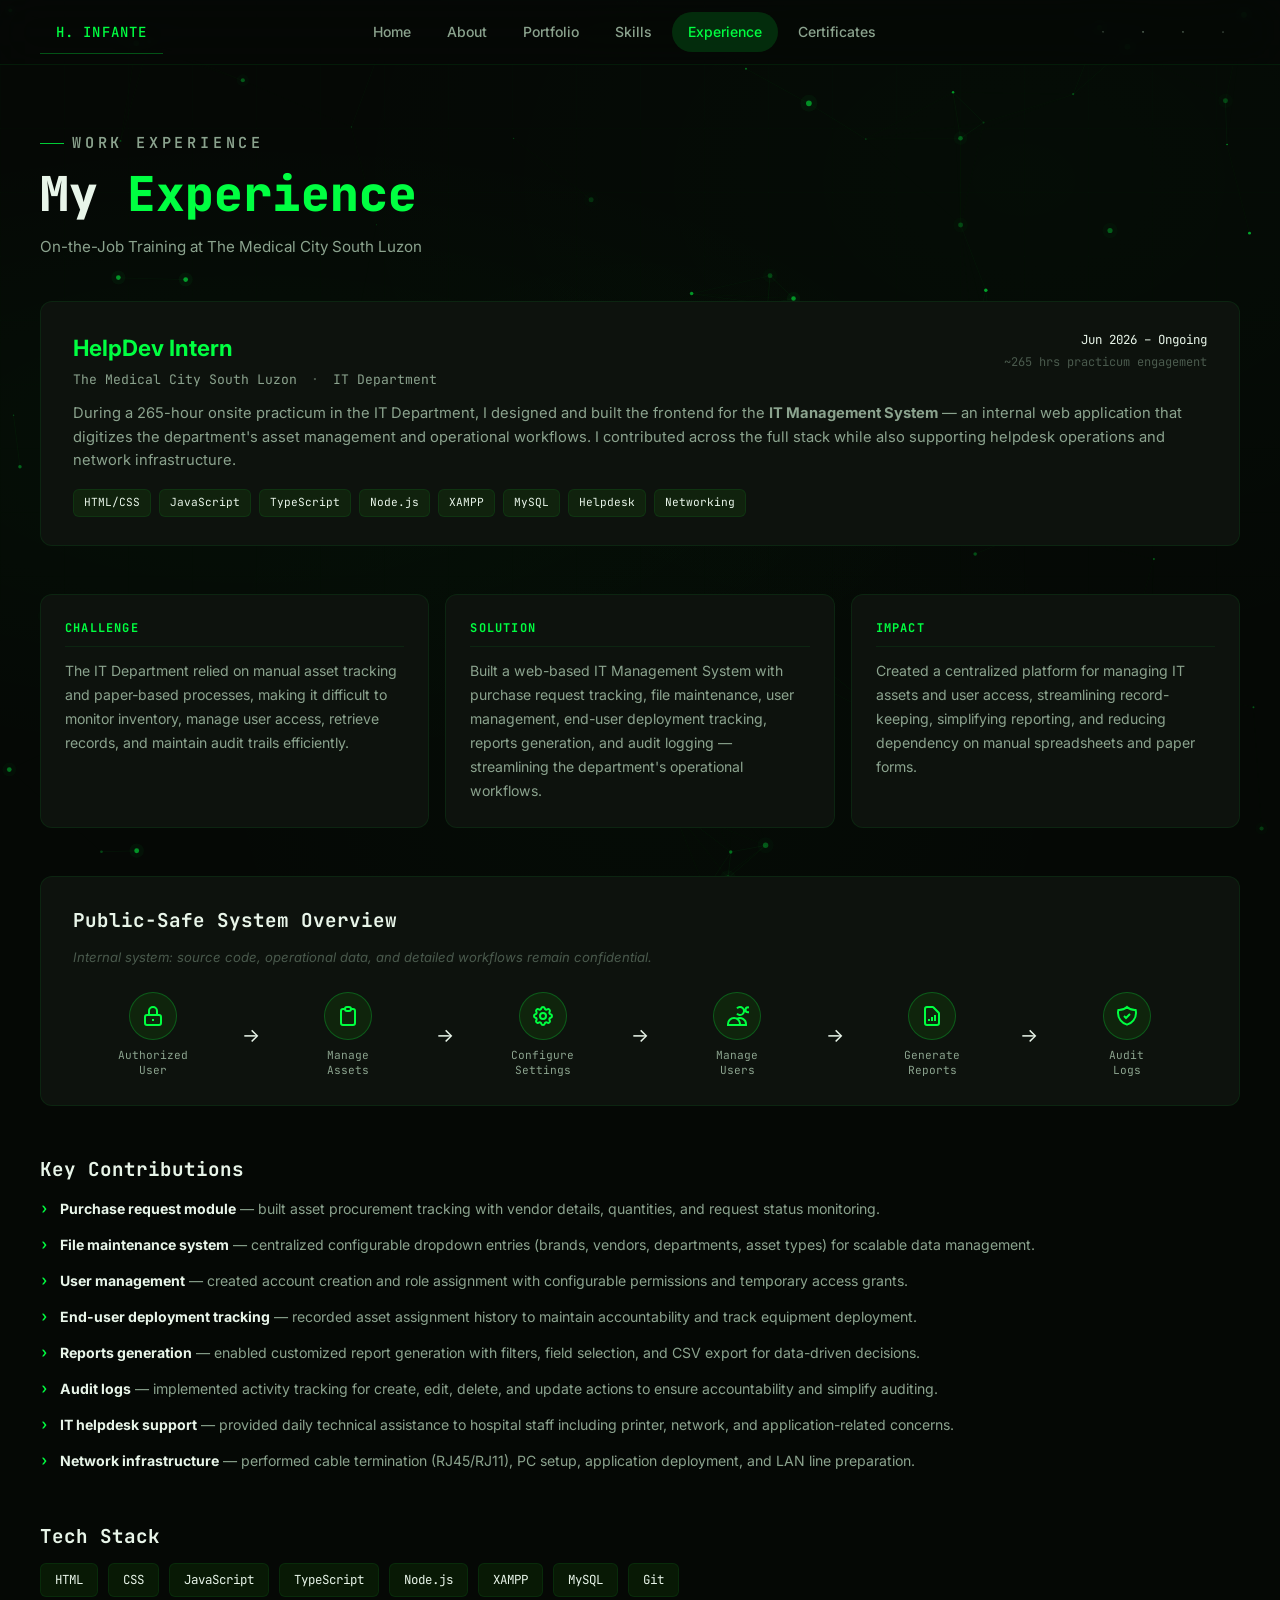
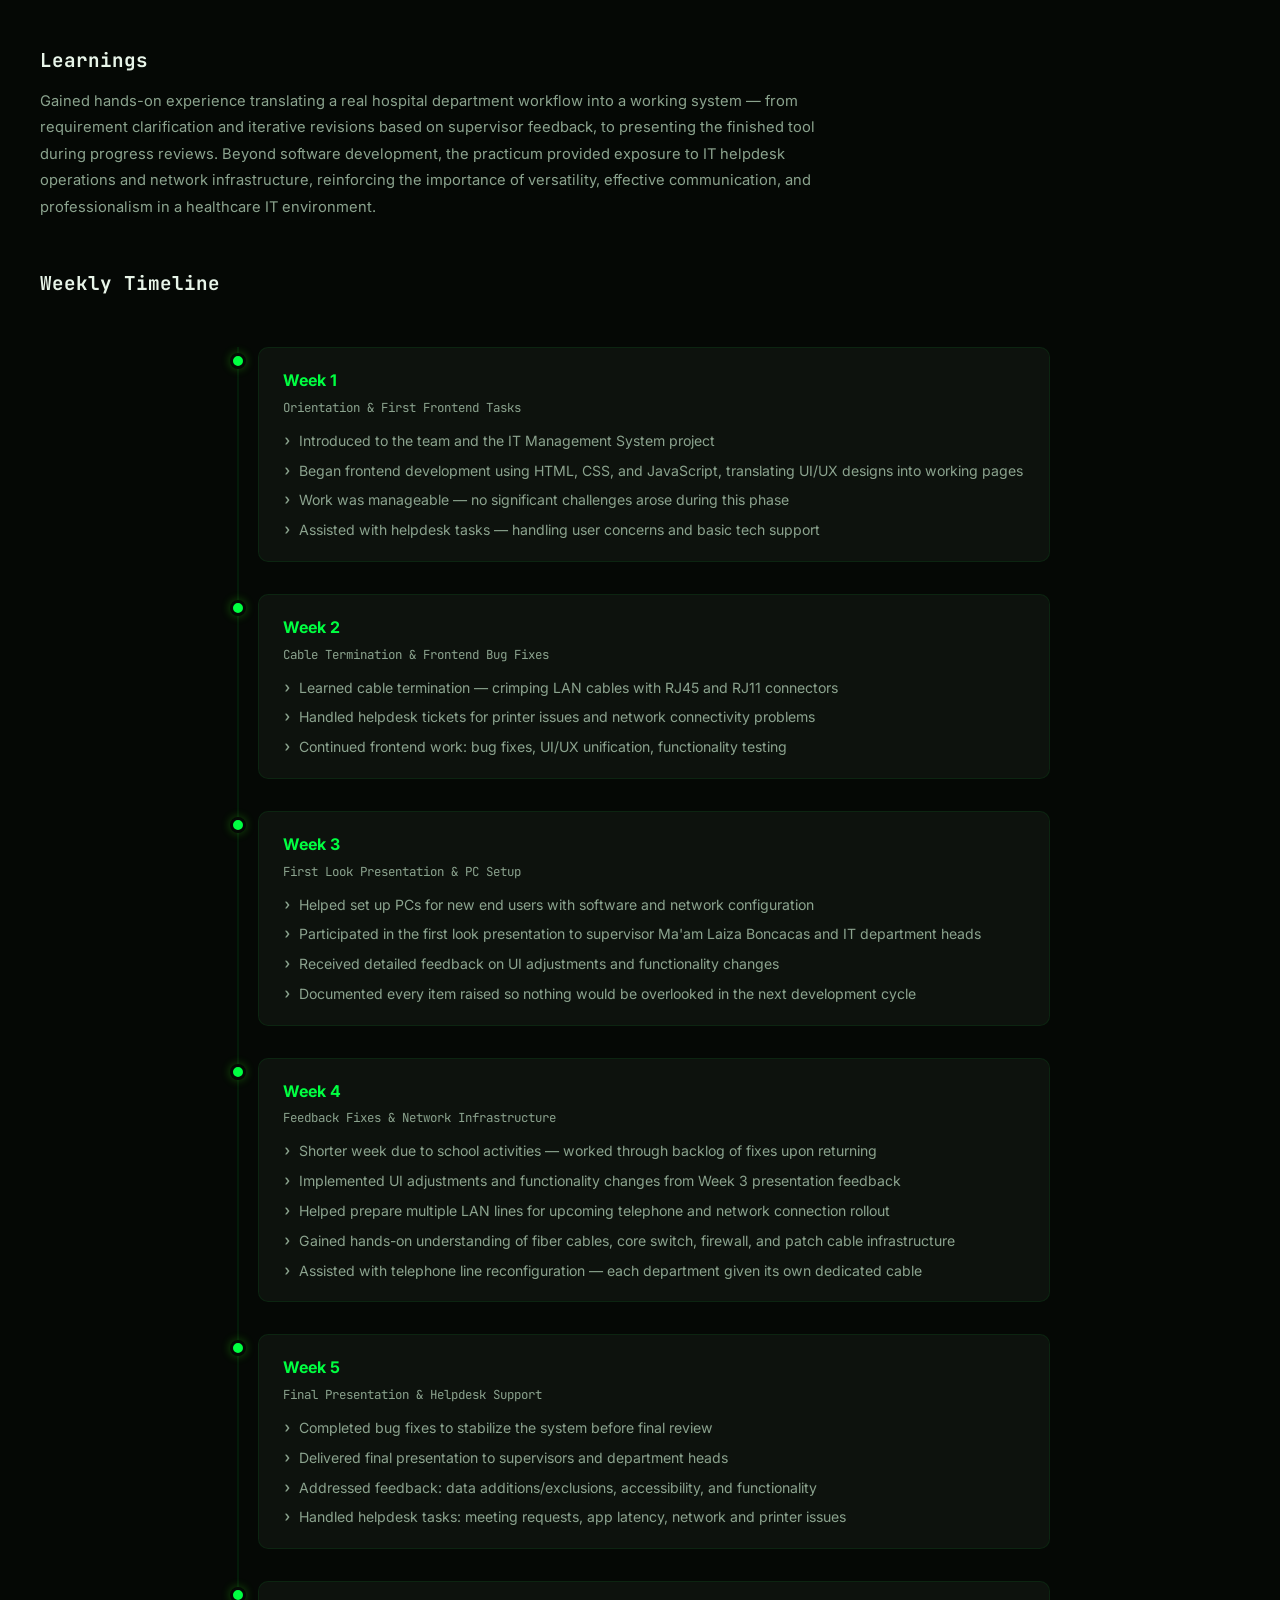
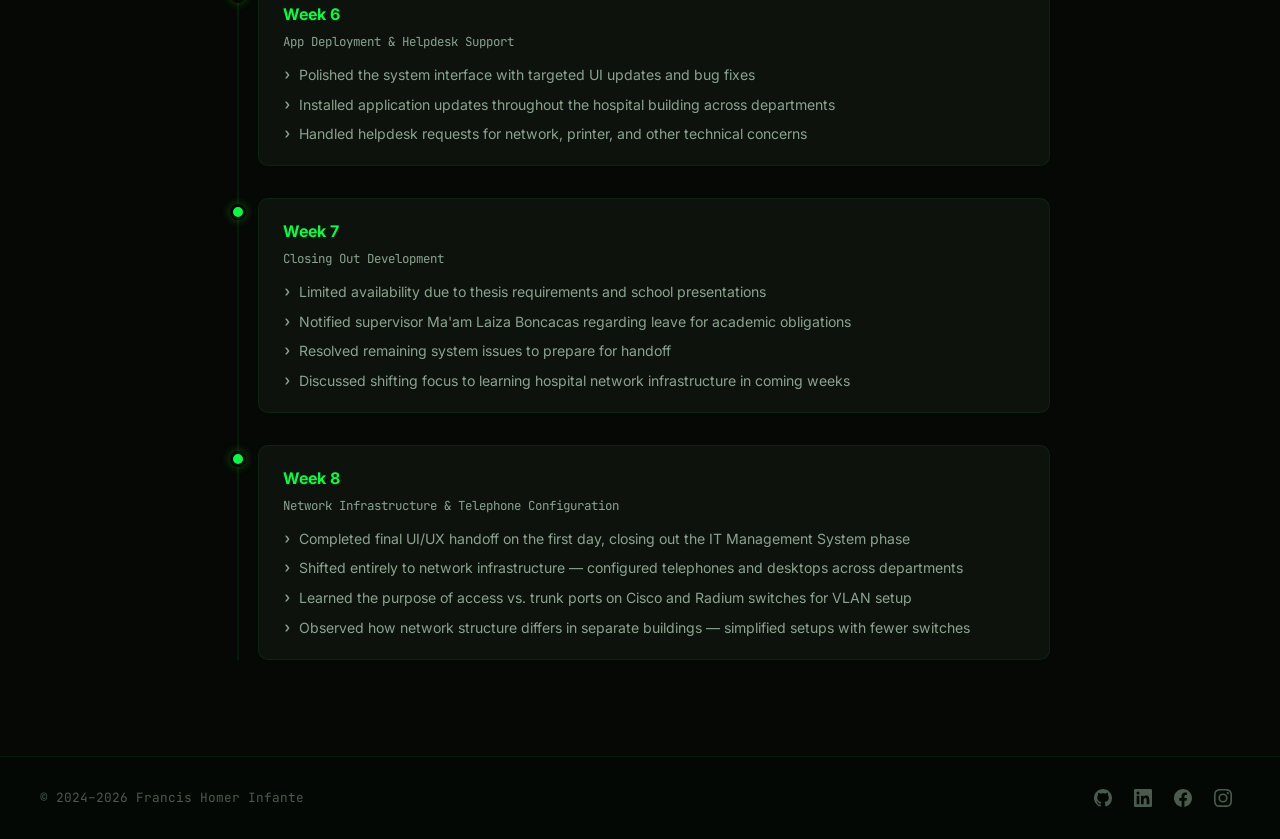
<file: experience.html>
<!DOCTYPE html>
<html lang="en">
<head>
  <meta charset="utf-8">
  <meta name="viewport" content="width=device-width, initial-scale=1.0">
  <title>Experience | Homer Infante</title>
  <link rel="stylesheet" href="style.css">
  <link rel="preconnect" href="https://fonts.googleapis.com">
  <link rel="preconnect" href="https://fonts.gstatic.com" crossorigin>
  <link href="https://fonts.googleapis.com/css2?family=Inter:wght@400;500;600;700;800&family=JetBrains+Mono:wght@400;500;600;700;800&display=swap" rel="stylesheet">
</head>
<body class="page-experience">
  <header class="site-header">
    <nav class="site-nav" aria-label="Primary">
      <a class="brand" href="index.html">H. Infante</a>
      <ul>
        <li><a href="index.html">Home</a></li>
        <li><a href="about.html">About</a></li>
        <li><a href="portfolio.html">Portfolio</a></li>
        <li><a href="skills.html">Skills</a></li>
        <li><a href="experience.html" aria-current="page">Experience</a></li>
        <li><a href="certificates.html">Certificates</a></li>
      </ul>
      <div class="nav-social">
        <a href="https://github.com/FHOInfante" target="_blank" rel="noopener noreferrer" aria-label="GitHub"><svg viewBox="0 0 24 24" fill="currentColor" width="18" height="18"><path d="M12 0C5.37 0 0 5.37 0 12c0 5.31 3.435 9.795 8.205 11.385.6.105.825-.255.825-.57 0-.285-.015-1.23-.015-2.235-3.015.555-3.795-.735-4.035-1.41-.135-.345-.72-1.41-1.23-1.695-.42-.225-1.02-.78-.015-.795.945-.015 1.62.87 1.845 1.23 1.08 1.815 2.805 1.305 3.495.99.105-.78.42-1.305.765-1.605-2.67-.3-5.46-1.335-5.46-5.925 0-1.305.465-2.385 1.23-3.225-.12-.3-.54-1.53.12-3.18 0 0 1.005-.315 3.3 1.23.96-.27 1.98-.405 3-.405s2.04.135 3 .405c2.295-1.56 3.3-1.23 3.3-1.23.66 1.65.24 2.88.12 3.18.765.84 1.23 1.905 1.23 3.225 0 4.605-2.805 5.625-5.475 5.925.435.375.81 1.095.81 2.22 0 1.605-.015 2.895-.015 3.3 0 .315.225.69.825.57A12.02 12.02 0 0024 12c0-6.63-5.37-12-12-12z"/></svg></a>
        <a href="https://www.linkedin.com/in/francis-homer-infante/" target="_blank" rel="noopener noreferrer" aria-label="LinkedIn"><svg viewBox="0 0 24 24" fill="currentColor" width="18" height="18"><path d="M20.447 20.452h-3.554v-5.569c0-1.328-.027-3.037-1.852-3.037-1.853 0-2.136 1.445-2.136 2.939v5.667H9.351V9h3.414v1.561h.046c.477-.9 1.637-1.85 3.37-1.85 3.601 0 4.267 2.37 4.267 5.455v6.286zM5.337 7.433a2.062 2.062 0 01-2.063-2.065 2.064 2.064 0 112.063 2.065zm1.782 13.019H3.555V9h3.564v11.452zM22.225 0H1.771C.792 0 0 .774 0 1.729v20.542C0 23.227.792 24 1.771 24h20.451C23.2 24 24 23.227 24 22.271V1.729C24 .774 23.2 0 22.222 0h.003z"/></svg></a>
        <a href="https://www.facebook.com/francishomer.infante/" target="_blank" rel="noopener noreferrer" aria-label="Facebook"><svg viewBox="0 0 24 24" fill="currentColor" width="18" height="18"><path d="M24 12.073c0-6.627-5.373-12-12-12s-12 5.373-12 12c0 5.99 4.388 10.954 10.125 11.854v-8.385H7.078v-3.47h3.047V9.43c0-3.007 1.792-4.669 4.533-4.669 1.312 0 2.686.235 2.686.235v2.953H15.83c-1.491 0-1.956.925-1.956 1.874v2.25h3.328l-.532 3.47h-2.796v8.385C19.612 23.027 24 18.062 24 12.073z"/></svg></a>
        <a href="https://www.instagram.com/homaygods/" target="_blank" rel="noopener noreferrer" aria-label="Instagram"><svg viewBox="0 0 24 24" fill="currentColor" width="18" height="18"><path d="M12 2.163c3.204 0 3.584.012 4.85.07 3.252.148 4.771 1.691 4.919 4.919.058 1.265.069 1.645.069 4.849 0 3.205-.012 3.584-.069 4.849-.149 3.225-1.664 4.771-4.919 4.919-1.266.058-1.644.07-4.85.07-3.204 0-3.584-.012-4.849-.07-3.26-.149-4.771-1.699-4.919-4.92-.058-1.265-.07-1.644-.07-4.849 0-3.204.013-3.583.07-4.849.149-3.227 1.664-4.771 4.919-4.919 1.266-.057 1.645-.069 4.849-.069zM12 0C8.741 0 8.333.014 7.053.072 2.695.272.273 2.69.073 7.052.014 8.333 0 8.741 0 12c0 3.259.014 3.668.072 4.948.2 4.358 2.618 6.78 6.98 6.98C8.333 23.986 8.741 24 12 24c3.259 0 3.668-.014 4.948-.072 4.354-.2 6.782-2.618 6.979-6.98.059-1.28.073-1.689.073-4.948 0-3.259-.014-3.667-.072-4.947-.196-4.354-2.617-6.78-6.979-6.98C15.668.014 15.259 0 12 0zm0 5.838a6.162 6.162 0 100 12.324 6.162 6.162 0 000-12.324zM12 16a4 4 0 110-8 4 4 0 010 8zm6.406-11.845a1.44 1.44 0 100 2.881 1.44 1.44 0 000-2.881z"/></svg></a>
      </div>
    </nav>
  </header>

  <main>
    <section class="portfolio-page">
      <div class="portfolio-header">
        <p class="eyebrow">Work Experience</p>
        <h1>My <span>Experience</span></h1>
        <p>On-the-Job Training at The Medical City South Luzon</p>
      </div>

      <div class="exp-header-card">
        <!-- <div class="exp-company-logo">
          <img src="website-photos/Company Logo.png" alt="The Medical City South Luzon">
        </div> -->
        <div class="exp-header-info">
          <div>
            <h2>HelpDev Intern</h2>
            <p class="exp-company">The Medical City South Luzon <span class="exp-dot">·</span> IT Department</p>
          </div>
          <div class="exp-header-right">
            <p class="exp-duration">Jun 2026 &ndash; Ongoing</p>
            <p class="exp-hours">~265 hrs practicum engagement</p>
          </div>
        </div>
        <p class="exp-summary">During a 265-hour onsite practicum in the IT Department, I designed and built the frontend for the <strong>IT Management System</strong> &mdash; an internal web application that digitizes the department's asset management and operational workflows. I contributed across the full stack while also supporting helpdesk operations and network infrastructure.</p>
        <div class="exp-tags">
          <span>HTML/CSS</span><span>JavaScript</span><span>TypeScript</span><span>Node.js</span><span>XAMPP</span><span>MySQL</span><span>Helpdesk</span><span>Networking</span>
        </div>
      </div>

      <div class="exp-details-grid">
        <div class="exp-detail-card">
          <h3 class="exp-detail-label">Challenge</h3>
          <p>The IT Department relied on manual asset tracking and paper-based processes, making it difficult to monitor inventory, manage user access, retrieve records, and maintain audit trails efficiently.</p>
        </div>
        <div class="exp-detail-card">
          <h3 class="exp-detail-label">Solution</h3>
          <p>Built a web-based IT Management System with purchase request tracking, file maintenance, user management, end-user deployment tracking, reports generation, and audit logging &mdash; streamlining the department's operational workflows.</p>
        </div>
        <div class="exp-detail-card">
          <h3 class="exp-detail-label">Impact</h3>
          <p>Created a centralized platform for managing IT assets and user access, streamlining record-keeping, simplifying reporting, and reducing dependency on manual spreadsheets and paper forms.</p>
        </div>
      </div>

      <div class="exp-system-section">
        <h2 class="section-heading">Public-Safe System Overview</h2>
        <p class="exp-system-note">Internal system: source code, operational data, and detailed workflows remain confidential.</p>
        <div class="exp-flow">
          <div class="exp-flow-step">
            <div class="exp-flow-icon">
              <svg viewBox="0 0 24 24" fill="none" stroke="currentColor" stroke-width="2" width="24" height="24"><path d="M12 15v2m-6 4h12a2 2 0 002-2v-6a2 2 0 00-2-2H6a2 2 0 00-2 2v6a2 2 0 002 2zm10-10V7a4 4 0 00-8 0v4h8z"/></svg>
            </div>
            <span>Authorized<br>User</span>
          </div>
          <div class="exp-flow-arrow">&rarr;</div>
          <div class="exp-flow-step">
            <div class="exp-flow-icon">
              <svg viewBox="0 0 24 24" fill="none" stroke="currentColor" stroke-width="2" width="24" height="24"><path d="M9 5H7a2 2 0 00-2 2v12a2 2 0 002 2h10a2 2 0 002-2V7a2 2 0 00-2-2h-2M9 5a2 2 0 002 2h2a2 2 0 002-2M9 5a2 2 0 012-2h2a2 2 0 012 2"/></svg>
            </div>
            <span>Manage<br>Assets</span>
          </div>
          <div class="exp-flow-arrow">&rarr;</div>
          <div class="exp-flow-step">
            <div class="exp-flow-icon">
              <svg viewBox="0 0 24 24" fill="none" stroke="currentColor" stroke-width="2" width="24" height="24"><path d="M10.325 4.317c.426-1.756 2.924-1.756 3.35 0a1.724 1.724 0 002.573 1.066c1.543-.94 3.31.826 2.37 2.37a1.724 1.724 0 001.066 2.573c1.756.426 1.756 2.924 0 3.35a1.724 1.724 0 00-1.066 2.573c.94 1.543-.826 3.31-2.37 2.37a1.724 1.724 0 00-2.573 1.066c-.426 1.756-2.924 1.756-3.35 0a1.724 1.724 0 00-2.573-1.066c-1.543.94-3.31-.826-2.37-2.37a1.724 1.724 0 00-1.066-2.573c-1.756-.426-1.756-2.924 0-3.35a1.724 1.724 0 001.066-2.573c-.94-1.543.826-3.31 2.37-2.37.996.608 2.296.07 2.572-1.065z"/><path d="M15 12a3 3 0 11-6 0 3 3 0 016 0z"/></svg>
            </div>
            <span>Configure<br>Settings</span>
          </div>
          <div class="exp-flow-arrow">&rarr;</div>
          <div class="exp-flow-step">
            <div class="exp-flow-icon">
              <svg viewBox="0 0 24 24" fill="none" stroke="currentColor" stroke-width="2" width="24" height="24"><path d="M12 4.354a4 4 0 110 5.292M15 21H3v-1a6 6 0 0112 0v1zm0 0h6v-1a6 6 0 00-9-5.197m13.5-9a2.5 2.5 0 11-5 0 2.5 2.5 0 015 0z"/></svg>
            </div>
            <span>Manage<br>Users</span>
          </div>
          <div class="exp-flow-arrow">&rarr;</div>
          <div class="exp-flow-step">
            <div class="exp-flow-icon">
              <svg viewBox="0 0 24 24" fill="none" stroke="currentColor" stroke-width="2" width="24" height="24"><path d="M9 17v-2m3 2v-4m3 4v-6m2 10H7a2 2 0 01-2-2V5a2 2 0 012-2h5.586a1 1 0 01.707.293l5.414 5.414a1 1 0 01.293.707V19a2 2 0 01-2 2z"/></svg>
            </div>
            <span>Generate<br>Reports</span>
          </div>
          <div class="exp-flow-arrow">&rarr;</div>
          <div class="exp-flow-step">
            <div class="exp-flow-icon">
              <svg viewBox="0 0 24 24" fill="none" stroke="currentColor" stroke-width="2" width="24" height="24"><path d="M9 12l2 2 4-4m5.618-4.016A11.955 11.955 0 0112 2.944a11.955 11.955 0 01-8.618 3.04A12.02 12.02 0 003 9c0 5.591 3.824 10.29 9 11.622 5.176-1.332 9-6.03 9-11.622 0-1.042-.133-2.052-.382-3.016z"/></svg>
            </div>
            <span>Audit<br>Logs</span>
          </div>
        </div>
      </div>

      <div class="exp-section">
        <h2 class="section-heading">Key Contributions</h2>
        <ul class="exp-contrib-list">
          <li><strong>Purchase request module</strong> &mdash; built asset procurement tracking with vendor details, quantities, and request status monitoring.</li>
          <li><strong>File maintenance system</strong> &mdash; centralized configurable dropdown entries (brands, vendors, departments, asset types) for scalable data management.</li>
          <li><strong>User management</strong> &mdash; created account creation and role assignment with configurable permissions and temporary access grants.</li>
          <li><strong>End-user deployment tracking</strong> &mdash; recorded asset assignment history to maintain accountability and track equipment deployment.</li>
          <li><strong>Reports generation</strong> &mdash; enabled customized report generation with filters, field selection, and CSV export for data-driven decisions.</li>
          <li><strong>Audit logs</strong> &mdash; implemented activity tracking for create, edit, delete, and update actions to ensure accountability and simplify auditing.</li>
          <li><strong>IT helpdesk support</strong> &mdash; provided daily technical assistance to hospital staff including printer, network, and application-related concerns.</li>
          <li><strong>Network infrastructure</strong> &mdash; performed cable termination (RJ45/RJ11), PC setup, application deployment, and LAN line preparation.</li>
        </ul>
      </div>

      <div class="exp-section">
        <h2 class="section-heading">Tech Stack</h2>
        <div class="exp-tech-stack">
          <span class="exp-tech-item">HTML</span>
          <span class="exp-tech-item">CSS</span>
          <span class="exp-tech-item">JavaScript</span>
          <span class="exp-tech-item">TypeScript</span>
          <span class="exp-tech-item">Node.js</span>
          <span class="exp-tech-item">XAMPP</span>
          <span class="exp-tech-item">MySQL</span>
          <span class="exp-tech-item">Git</span>
        </div>
      </div>

      <div class="exp-section">
        <h2 class="section-heading">Learnings</h2>
        <p class="exp-learnings-text">Gained hands-on experience translating a real hospital department workflow into a working system &mdash; from requirement clarification and iterative revisions based on supervisor feedback, to presenting the finished tool during progress reviews. Beyond software development, the practicum provided exposure to IT helpdesk operations and network infrastructure, reinforcing the importance of versatility, effective communication, and professionalism in a healthcare IT environment.</p>
      </div>

      <div class="exp-section">
        <h2 class="section-heading">Weekly Timeline</h2>
      </div>

      <div class="timeline">
        <div class="timeline-item">
          <div class="timeline-marker"></div>
          <div class="timeline-content">
            <h3>Week 1</h3>
            <p class="timeline-highlight">Orientation &amp; First Frontend Tasks</p>
            <ul>
              <li>Introduced to the team and the IT Management System project</li>
              <li>Began frontend development using HTML, CSS, and JavaScript, translating UI/UX designs into working pages</li>
              <li>Work was manageable &mdash; no significant challenges arose during this phase</li>
              <li>Assisted with helpdesk tasks &mdash; handling user concerns and basic tech support</li>
            </ul>
          </div>
        </div>

        <div class="timeline-item">
          <div class="timeline-marker"></div>
          <div class="timeline-content">
            <h3>Week 2</h3>
            <p class="timeline-highlight">Cable Termination &amp; Frontend Bug Fixes</p>
            <ul>
              <li>Learned cable termination &mdash; crimping LAN cables with RJ45 and RJ11 connectors</li>
              <li>Handled helpdesk tickets for printer issues and network connectivity problems</li>
              <li>Continued frontend work: bug fixes, UI/UX unification, functionality testing</li>
            </ul>
          </div>
        </div>

        <div class="timeline-item">
          <div class="timeline-marker"></div>
          <div class="timeline-content">
            <h3>Week 3</h3>
            <p class="timeline-highlight">First Look Presentation &amp; PC Setup</p>
            <ul>
              <li>Helped set up PCs for new end users with software and network configuration</li>
              <li>Participated in the first look presentation to supervisor Ma'am Laiza Boncacas and IT department heads</li>
              <li>Received detailed feedback on UI adjustments and functionality changes</li>
              <li>Documented every item raised so nothing would be overlooked in the next development cycle</li>
            </ul>
          </div>
        </div>

        <div class="timeline-item">
          <div class="timeline-marker"></div>
          <div class="timeline-content">
            <h3>Week 4</h3>
            <p class="timeline-highlight">Feedback Fixes &amp; Network Infrastructure</p>
            <ul>
              <li>Shorter week due to school activities &mdash; worked through backlog of fixes upon returning</li>
              <li>Implemented UI adjustments and functionality changes from Week 3 presentation feedback</li>
              <li>Helped prepare multiple LAN lines for upcoming telephone and network connection rollout</li>
              <li>Gained hands-on understanding of fiber cables, core switch, firewall, and patch cable infrastructure</li>
              <li>Assisted with telephone line reconfiguration &mdash; each department given its own dedicated cable</li>
            </ul>
          </div>
        </div>

        <div class="timeline-item">
          <div class="timeline-marker"></div>
          <div class="timeline-content">
            <h3>Week 5</h3>
            <p class="timeline-highlight">Final Presentation &amp; Helpdesk Support</p>
            <ul>
              <li>Completed bug fixes to stabilize the system before final review</li>
              <li>Delivered final presentation to supervisors and department heads</li>
              <li>Addressed feedback: data additions/exclusions, accessibility, and functionality</li>
              <li>Handled helpdesk tasks: meeting requests, app latency, network and printer issues</li>
            </ul>
          </div>
        </div>

        <div class="timeline-item">
          <div class="timeline-marker"></div>
          <div class="timeline-content">
            <h3>Week 6</h3>
            <p class="timeline-highlight">App Deployment &amp; Helpdesk Support</p>
            <ul>
              <li>Polished the system interface with targeted UI updates and bug fixes</li>
              <li>Installed application updates throughout the hospital building across departments</li>
              <li>Handled helpdesk requests for network, printer, and other technical concerns</li>
            </ul>
          </div>
        </div>

        <div class="timeline-item">
          <div class="timeline-marker"></div>
          <div class="timeline-content">
            <h3>Week 7</h3>
            <p class="timeline-highlight">Closing Out Development</p>
            <ul>
              <li>Limited availability due to thesis requirements and school presentations</li>
              <li>Notified supervisor Ma'am Laiza Boncacas regarding leave for academic obligations</li>
              <li>Resolved remaining system issues to prepare for handoff</li>
              <li>Discussed shifting focus to learning hospital network infrastructure in coming weeks</li>
            </ul>
          </div>
        </div>

        <div class="timeline-item">
          <div class="timeline-marker"></div>
          <div class="timeline-content">
            <h3>Week 8</h3>
            <p class="timeline-highlight">Network Infrastructure &amp; Telephone Configuration</p>
            <ul>
              <li>Completed final UI/UX handoff on the first day, closing out the IT Management System phase</li>
              <li>Shifted entirely to network infrastructure &mdash; configured telephones and desktops across departments</li>
              <li>Learned the purpose of access vs. trunk ports on Cisco and Radium switches for VLAN setup</li>
              <li>Observed how network structure differs in separate buildings &mdash; simplified setups with fewer switches</li>
            </ul>
          </div>
        </div>
      </div>

    </section>
  </main>

  <footer>
    <div class="footer-inner">
      <p>&copy; 2024&ndash;2026 Francis Homer Infante</p>
      <div class="footer-links">
        <a href="https://github.com/FHOInfante" target="_blank" rel="noopener noreferrer" aria-label="GitHub"><svg viewBox="0 0 24 24" fill="currentColor" width="18" height="18"><path d="M12 0C5.37 0 0 5.37 0 12c0 5.31 3.435 9.795 8.205 11.385.6.105.825-.255.825-.57 0-.285-.015-1.23-.015-2.235-3.015.555-3.795-.735-4.035-1.41-.135-.345-.72-1.41-1.23-1.695-.42-.225-1.02-.78-.015-.795.945-.015 1.62.87 1.845 1.23 1.08 1.815 2.805 1.305 3.495.99.105-.78.42-1.305.765-1.605-2.67-.3-5.46-1.335-5.46-5.925 0-1.305.465-2.385 1.23-3.225-.12-.3-.54-1.53.12-3.18 0 0 1.005-.315 3.3 1.23.96-.27 1.98-.405 3-.405s2.04.135 3 .405c2.295-1.56 3.3-1.23 3.3-1.23.66 1.65.24 2.88.12 3.18.765.84 1.23 1.905 1.23 3.225 0 4.605-2.805 5.625-5.475 5.925.435.375.81 1.095.81 2.22 0 1.605-.015 2.895-.015 3.3 0 .315.225.69.825.57A12.02 12.02 0 0024 12c0-6.63-5.37-12-12-12z"/></svg></a>
        <a href="https://www.linkedin.com/in/francis-homer-infante/" target="_blank" rel="noopener noreferrer" aria-label="LinkedIn"><svg viewBox="0 0 24 24" fill="currentColor" width="18" height="18"><path d="M20.447 20.452h-3.554v-5.569c0-1.328-.027-3.037-1.852-3.037-1.853 0-2.136 1.445-2.136 2.939v5.667H9.351V9h3.414v1.561h.046c.477-.9 1.637-1.85 3.37-1.85 3.601 0 4.267 2.37 4.267 5.455v6.286zM5.337 7.433a2.062 2.062 0 01-2.063-2.065 2.064 2.064 0 112.063 2.065zm1.782 13.019H3.555V9h3.564v11.452zM22.225 0H1.771C.792 0 0 .774 0 1.729v20.542C0 23.227.792 24 1.771 24h20.451C23.2 24 24 23.227 24 22.271V1.729C24 .774 23.2 0 22.222 0h.003z"/></svg></a>
        <a href="https://www.facebook.com/francishomer.infante/" target="_blank" rel="noopener noreferrer" aria-label="Facebook"><svg viewBox="0 0 24 24" fill="currentColor" width="18" height="18"><path d="M24 12.073c0-6.627-5.373-12-12-12s-12 5.373-12 12c0 5.99 4.388 10.954 10.125 11.854v-8.385H7.078v-3.47h3.047V9.43c0-3.007 1.792-4.669 4.533-4.669 1.312 0 2.686.235 2.686.235v2.953H15.83c-1.491 0-1.956.925-1.956 1.874v2.25h3.328l-.532 3.47h-2.796v8.385C19.612 23.027 24 18.062 24 12.073z"/></svg></a>
        <a href="https://www.instagram.com/homaygods/" target="_blank" rel="noopener noreferrer" aria-label="Instagram"><svg viewBox="0 0 24 24" fill="currentColor" width="18" height="18"><path d="M12 2.163c3.204 0 3.584.012 4.85.07 3.252.148 4.771 1.691 4.919 4.919.058 1.265.069 1.645.069 4.849 0 3.205-.012 3.584-.069 4.849-.149 3.225-1.664 4.771-4.919 4.919-1.266.058-1.644.07-4.85.07-3.204 0-3.584-.012-4.849-.07-3.26-.149-4.771-1.699-4.919-4.92-.058-1.265-.07-1.644-.07-4.849 0-3.204.013-3.583.07-4.849.149-3.227 1.664-4.771 4.919-4.919 1.266-.057 1.645-.069 4.849-.069zM12 0C8.741 0 8.333.014 7.053.072 2.695.272.273 2.69.073 7.052.014 8.333 0 8.741 0 12c0 3.259.014 3.668.072 4.948.2 4.358 2.618 6.98 6.98 6.98C8.333 23.986 8.741 24 12 24c3.259 0 3.668-.014 4.948-.072 4.354-.2 6.782-2.618 6.979-6.98.059-1.28.073-1.689.073-4.948 0-3.259-.014-3.667-.072-4.947-.196-4.354-2.617-6.78-6.979-6.98C15.668.014 15.259 0 12 0zm0 5.838a6.162 6.162 0 100 12.324 6.162 6.162 0 000-12.324zM12 16a4 4 0 110-8 4 4 0 010 8zm6.406-11.845a1.44 1.44 0 100 2.881 1.44 1.44 0 000-2.881z"/></svg></a>
      </div>
    </div>
  </footer>
  <script src="bg-animation.js"></script>
</body>
</html>
</file>
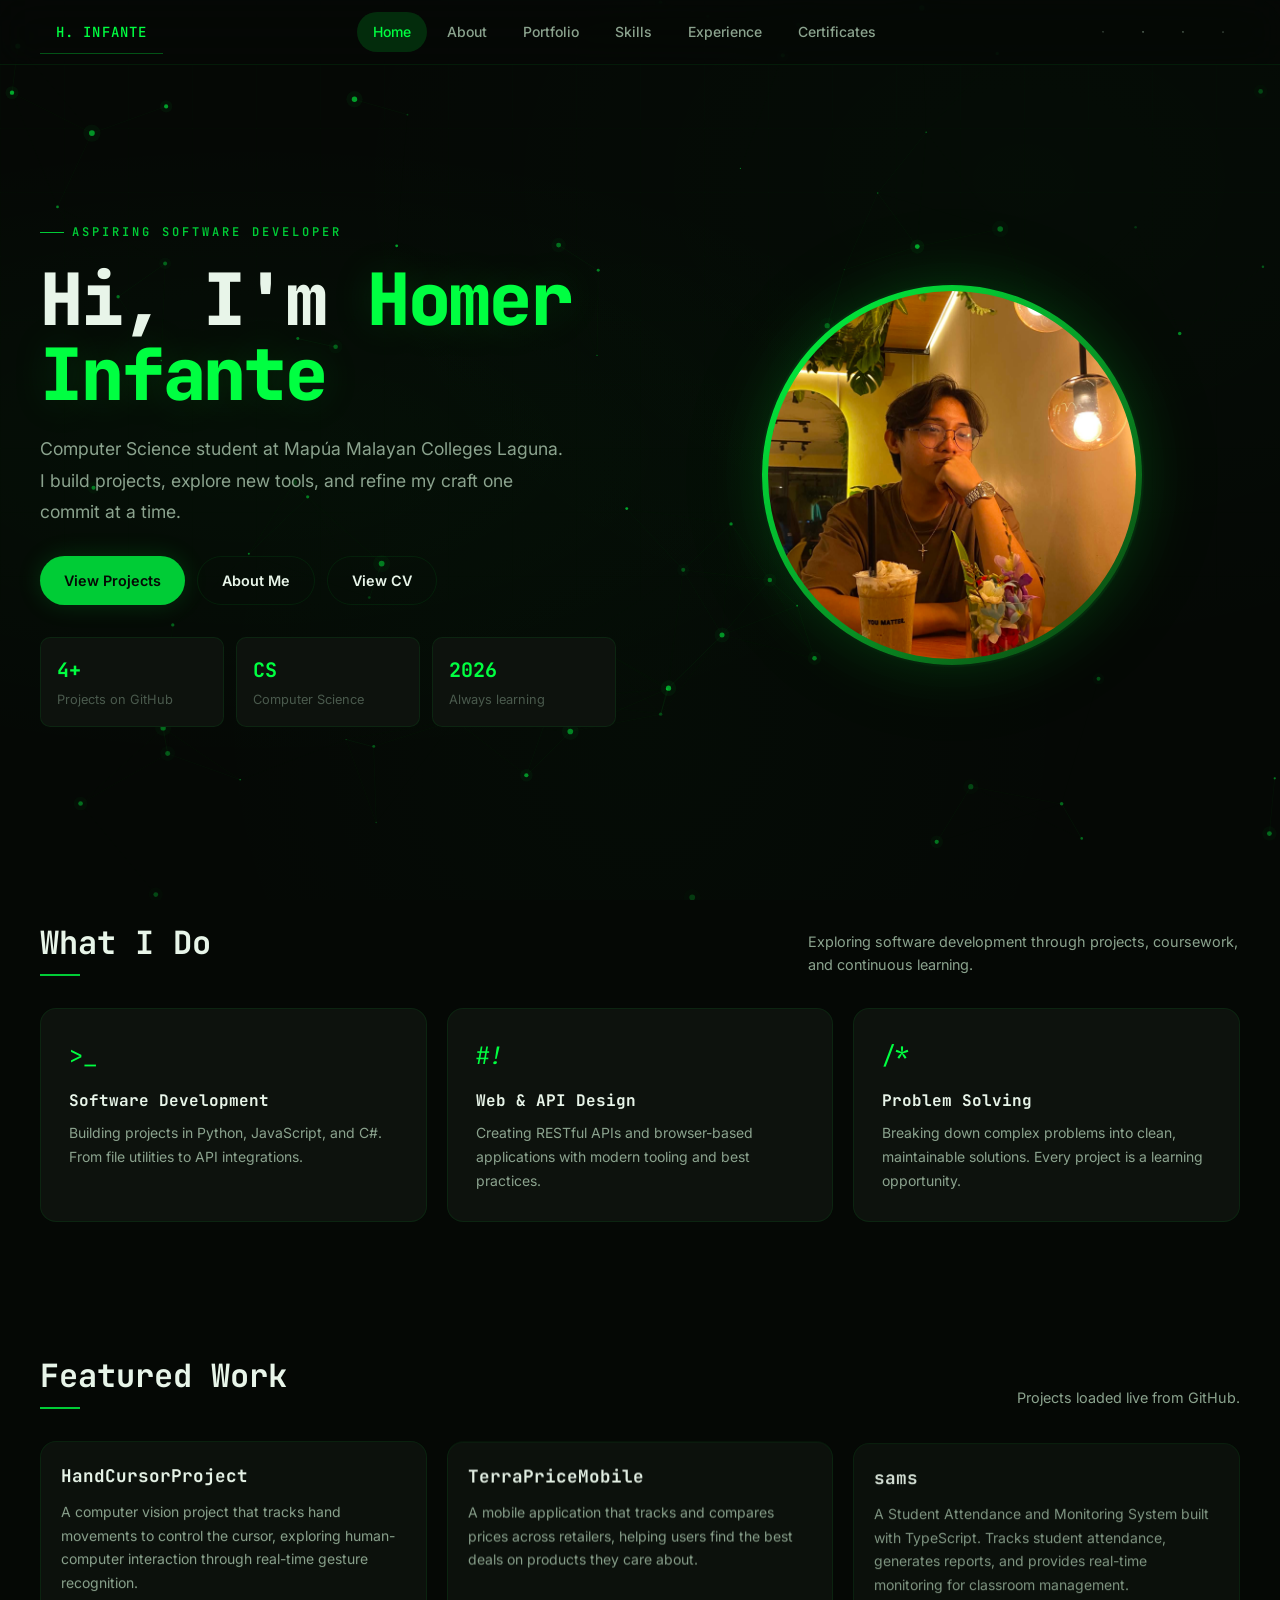
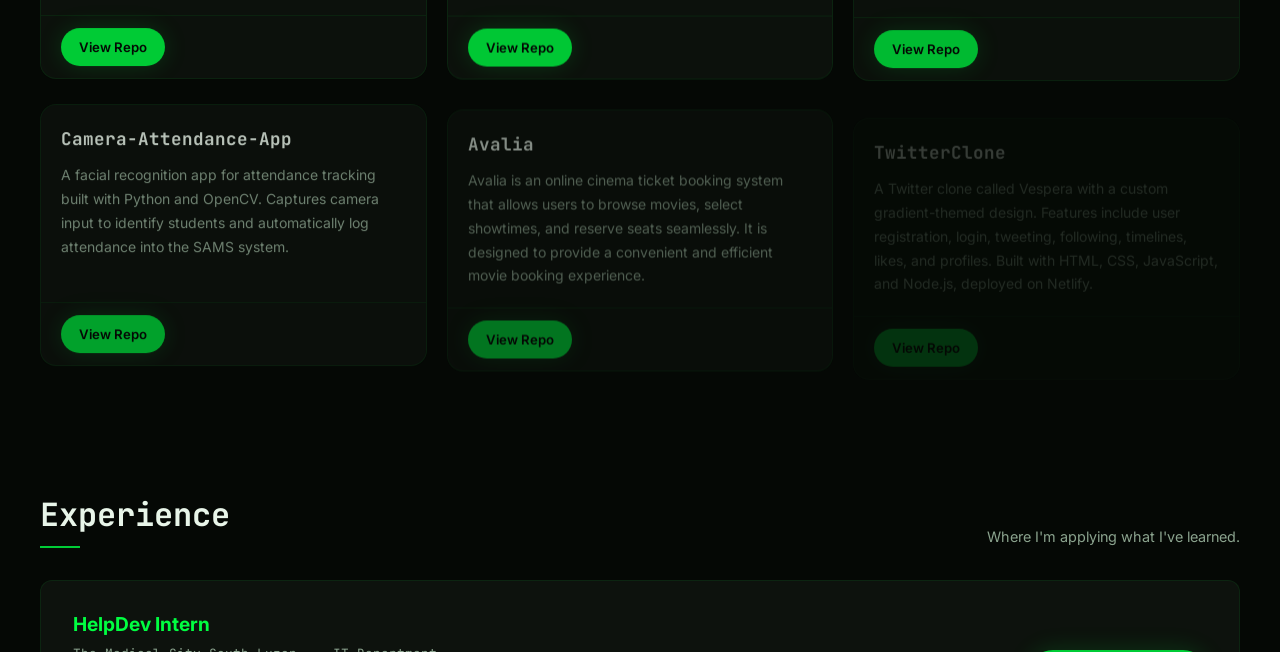
<file: index.infantewebsite.html>
<!DOCTYPE html>
<html lang="en">
<head>
  <meta charset="utf-8">
  <meta name="viewport" content="width=device-width, initial-scale=1.0">
  <title>Redirecting...</title>
  <meta http-equiv="refresh" content="0; url=index.html">
  <style>
    body {
      margin: 0;
      min-height: 100vh;
      display: grid;
      place-items: center;
      background: #050805;
      color: #8ba38e;
      font-family: "JetBrains Mono", monospace;
      font-size: 0.875rem;
    }
    a { color: #00ff41; }
  </style>
</head>
<body>
  <p>Redirecting to <a href="index.html">new site</a>...</p>
</body>
</html>
</file>
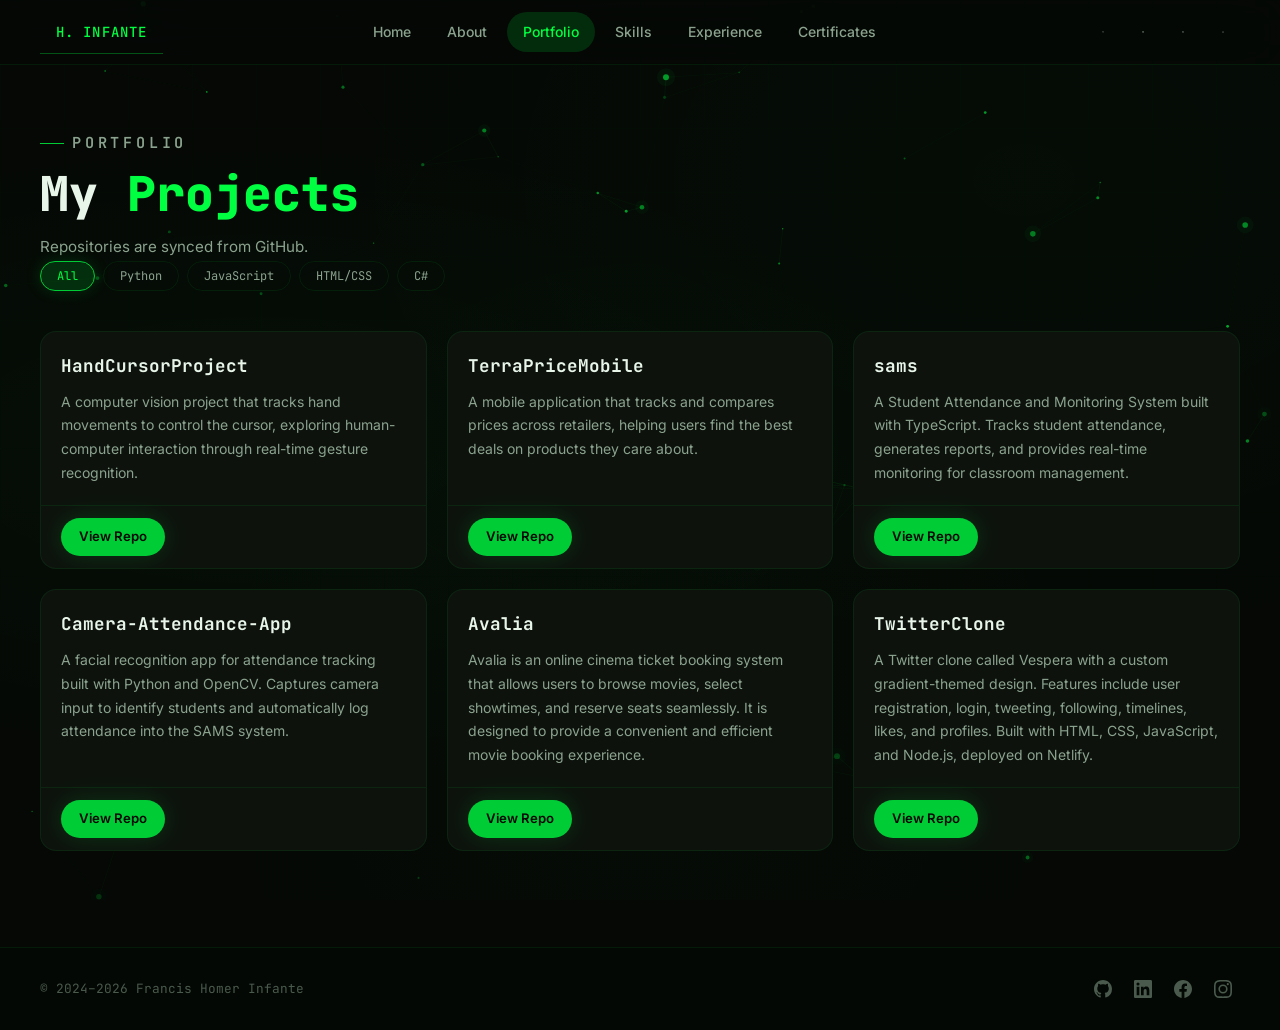
<file: portfolio.html>
<!DOCTYPE html>
<html lang="en">
<head>
  <meta charset="utf-8">
  <meta name="viewport" content="width=device-width, initial-scale=1.0">
  <title>Portfolio | Homer Infante</title>
  <link rel="stylesheet" href="style.css">
  <link rel="preconnect" href="https://fonts.googleapis.com">
  <link rel="preconnect" href="https://fonts.gstatic.com" crossorigin>
  <link href="https://fonts.googleapis.com/css2?family=Inter:wght@400;500;600;700;800&family=JetBrains+Mono:wght@400;500;600;700;800&display=swap" rel="stylesheet">
</head>
<body class="page-portfolio">
  <header class="site-header">
    <nav class="site-nav" aria-label="Primary">
      <a class="brand" href="index.html">H. Infante</a>
      <ul>
        <li><a href="index.html">Home</a></li>
        <li><a href="about.html">About</a></li>
        <li><a href="portfolio.html" aria-current="page">Portfolio</a></li>
        <li><a href="skills.html">Skills</a></li>
        <li><a href="experience.html">Experience</a></li>
        <li><a href="certificates.html">Certificates</a></li>
      </ul>
      <div class="nav-social">
        <a href="https://github.com/FHOInfante" target="_blank" rel="noopener noreferrer" aria-label="GitHub"><svg viewBox="0 0 24 24" fill="currentColor" width="18" height="18"><path d="M12 0C5.37 0 0 5.37 0 12c0 5.31 3.435 9.795 8.205 11.385.6.105.825-.255.825-.57 0-.285-.015-1.23-.015-2.235-3.015.555-3.795-.735-4.035-1.41-.135-.345-.72-1.41-1.23-1.695-.42-.225-1.02-.78-.015-.795.945-.015 1.62.87 1.845 1.23 1.08 1.815 2.805 1.305 3.495.99.105-.78.42-1.305.765-1.605-2.67-.3-5.46-1.335-5.46-5.925 0-1.305.465-2.385 1.23-3.225-.12-.3-.54-1.53.12-3.18 0 0 1.005-.315 3.3 1.23.96-.27 1.98-.405 3-.405s2.04.135 3 .405c2.295-1.56 3.3-1.23 3.3-1.23.66 1.65.24 2.88.12 3.18.765.84 1.23 1.905 1.23 3.225 0 4.605-2.805 5.625-5.475 5.925.435.375.81 1.095.81 2.22 0 1.605-.015 2.895-.015 3.3 0 .315.225.69.825.57A12.02 12.02 0 0024 12c0-6.63-5.37-12-12-12z"/></svg></a>
        <a href="https://www.linkedin.com/in/francis-homer-infante/" target="_blank" rel="noopener noreferrer" aria-label="LinkedIn"><svg viewBox="0 0 24 24" fill="currentColor" width="18" height="18"><path d="M20.447 20.452h-3.554v-5.569c0-1.328-.027-3.037-1.852-3.037-1.853 0-2.136 1.445-2.136 2.939v5.667H9.351V9h3.414v1.561h.046c.477-.9 1.637-1.85 3.37-1.85 3.601 0 4.267 2.37 4.267 5.455v6.286zM5.337 7.433a2.062 2.062 0 01-2.063-2.065 2.064 2.064 0 112.063 2.065zm1.782 13.019H3.555V9h3.564v11.452zM22.225 0H1.771C.792 0 0 .774 0 1.729v20.542C0 23.227.792 24 1.771 24h20.451C23.2 24 24 23.227 24 22.271V1.729C24 .774 23.2 0 22.222 0h.003z"/></svg></a>
        <a href="https://www.facebook.com/francishomer.infante/" target="_blank" rel="noopener noreferrer" aria-label="Facebook"><svg viewBox="0 0 24 24" fill="currentColor" width="18" height="18"><path d="M24 12.073c0-6.627-5.373-12-12-12s-12 5.373-12 12c0 5.99 4.388 10.954 10.125 11.854v-8.385H7.078v-3.47h3.047V9.43c0-3.007 1.792-4.669 4.533-4.669 1.312 0 2.686.235 2.686.235v2.953H15.83c-1.491 0-1.956.925-1.956 1.874v2.25h3.328l-.532 3.47h-2.796v8.385C19.612 23.027 24 18.062 24 12.073z"/></svg></a>
        <a href="https://www.instagram.com/homaygods/" target="_blank" rel="noopener noreferrer" aria-label="Instagram"><svg viewBox="0 0 24 24" fill="currentColor" width="18" height="18"><path d="M12 2.163c3.204 0 3.584.012 4.85.07 3.252.148 4.771 1.691 4.919 4.919.058 1.265.069 1.645.069 4.849 0 3.205-.012 3.584-.069 4.849-.149 3.225-1.664 4.771-4.919 4.919-1.266.058-1.644.07-4.85.07-3.204 0-3.584-.012-4.849-.07-3.26-.149-4.771-1.699-4.919-4.92-.058-1.265-.07-1.644-.07-4.849 0-3.204.013-3.583.07-4.849.149-3.227 1.664-4.771 4.919-4.919 1.266-.057 1.645-.069 4.849-.069zM12 0C8.741 0 8.333.014 7.053.072 2.695.272.273 2.69.073 7.052.014 8.333 0 8.741 0 12c0 3.259.014 3.668.072 4.948.2 4.358 2.618 6.78 6.98 6.98C8.333 23.986 8.741 24 12 24c3.259 0 3.668-.014 4.948-.072 4.354-.2 6.782-2.618 6.979-6.98.059-1.28.073-1.689.073-4.948 0-3.259-.014-3.667-.072-4.947-.196-4.354-2.617-6.78-6.979-6.98C15.668.014 15.259 0 12 0zm0 5.838a6.162 6.162 0 100 12.324 6.162 6.162 0 000-12.324zM12 16a4 4 0 110-8 4 4 0 010 8zm6.406-11.845a1.44 1.44 0 100 2.881 1.44 1.44 0 000-2.881z"/></svg></a>
      </div>
    </nav>
  </header>

  <main>
    <section class="portfolio-page">
      <div class="portfolio-header">
        <p class="eyebrow">Portfolio</p>
        <h1>My <span>Projects</span></h1>
        <p>
          Repositories are synced from GitHub</code>.
        </p>
        <div class="filter-bar" id="filter-bar">
          <button class="filter-btn active" data-filter="all">All</button>
          <button class="filter-btn" data-filter="Python">Python</button>
          <button class="filter-btn" data-filter="JavaScript">JavaScript</button>
          <button class="filter-btn" data-filter="HTML">HTML/CSS</button>
          <button class="filter-btn" data-filter="C#">C#</button>
        </div>
        <!-- <a class="button button-primary" href="cv/Francis_Homer_Infante_Resume.pdf" target="_blank" rel="noopener noreferrer" style="margin-top: 24px;">View CV</a> -->
      </div>

      <div class="project-grid" id="repo-grid">
        <div class="repo-loading">
          <div class="spinner"></div>
          <p>Loading projects from GitHub...</p>
        </div>
      </div>
    </section>
  </main>

  <footer>
    <div class="footer-inner">
      <p>&copy; 2024&ndash;2026 Francis Homer Infante</p>
      <div class="footer-links">
        <a href="https://github.com/FHOInfante" target="_blank" rel="noopener noreferrer" aria-label="GitHub"><svg viewBox="0 0 24 24" fill="currentColor" width="18" height="18"><path d="M12 0C5.37 0 0 5.37 0 12c0 5.31 3.435 9.795 8.205 11.385.6.105.825-.255.825-.57 0-.285-.015-1.23-.015-2.235-3.015.555-3.795-.735-4.035-1.41-.135-.345-.72-1.41-1.23-1.695-.42-.225-1.02-.78-.015-.795.945-.015 1.62.87 1.845 1.23 1.08 1.815 2.805 1.305 3.495.99.105-.78.42-1.305.765-1.605-2.67-.3-5.46-1.335-5.46-5.925 0-1.305.465-2.385 1.23-3.225-.12-.3-.54-1.53.12-3.18 0 0 1.005-.315 3.3 1.23.96-.27 1.98-.405 3-.405s2.04.135 3 .405c2.295-1.56 3.3-1.23 3.3-1.23.66 1.65.24 2.88.12 3.18.765.84 1.23 1.905 1.23 3.225 0 4.605-2.805 5.625-5.475 5.925.435.375.81 1.095.81 2.22 0 1.605-.015 2.895-.015 3.3 0 .315.225.69.825.57A12.02 12.02 0 0024 12c0-6.63-5.37-12-12-12z"/></svg></a>
        <a href="https://www.linkedin.com/in/francis-homer-infante/" target="_blank" rel="noopener noreferrer" aria-label="LinkedIn"><svg viewBox="0 0 24 24" fill="currentColor" width="18" height="18"><path d="M20.447 20.452h-3.554v-5.569c0-1.328-.027-3.037-1.852-3.037-1.853 0-2.136 1.445-2.136 2.939v5.667H9.351V9h3.414v1.561h.046c.477-.9 1.637-1.85 3.37-1.85 3.601 0 4.267 2.37 4.267 5.455v6.286zM5.337 7.433a2.062 2.062 0 01-2.063-2.065 2.064 2.064 0 112.063 2.065zm1.782 13.019H3.555V9h3.564v11.452zM22.225 0H1.771C.792 0 0 .774 0 1.729v20.542C0 23.227.792 24 1.771 24h20.451C23.2 24 24 23.227 24 22.271V1.729C24 .774 23.2 0 22.222 0h.003z"/></svg></a>
        <a href="https://www.facebook.com/francishomer.infante/" target="_blank" rel="noopener noreferrer" aria-label="Facebook"><svg viewBox="0 0 24 24" fill="currentColor" width="18" height="18"><path d="M24 12.073c0-6.627-5.373-12-12-12s-12 5.373-12 12c0 5.99 4.388 10.954 10.125 11.854v-8.385H7.078v-3.47h3.047V9.43c0-3.007 1.792-4.669 4.533-4.669 1.312 0 2.686.235 2.686.235v2.953H15.83c-1.491 0-1.956.925-1.956 1.874v2.25h3.328l-.532 3.47h-2.796v8.385C19.612 23.027 24 18.062 24 12.073z"/></svg></a>
        <a href="https://www.instagram.com/homaygods/" target="_blank" rel="noopener noreferrer" aria-label="Instagram"><svg viewBox="0 0 24 24" fill="currentColor" width="18" height="18"><path d="M12 2.163c3.204 0 3.584.012 4.85.07 3.252.148 4.771 1.691 4.919 4.919.058 1.265.069 1.645.069 4.849 0 3.205-.012 3.584-.069 4.849-.149 3.225-1.664 4.771-4.919 4.919-1.266.058-1.644.07-4.85.07-3.204 0-3.584-.012-4.849-.07-3.26-.149-4.771-1.699-4.919-4.92-.058-1.265-.07-1.644-.07-4.849 0-3.204.013-3.583.07-4.849.149-3.227 1.664-4.771 4.919-4.919 1.266-.057 1.645-.069 4.849-.069zM12 0C8.741 0 8.333.014 7.053.072 2.695.272.273 2.69.073 7.052.014 8.333 0 8.741 0 12c0 3.259.014 3.668.072 4.948.2 4.358 2.618 6.98 6.98 6.98C8.333 23.986 8.741 24 12 24c3.259 0 3.668-.014 4.948-.072 4.354-.2 6.782-2.618 6.979-6.98.059-1.28.073-1.689.073-4.948 0-3.259-.014-3.667-.072-4.947-.196-4.354-2.617-6.78-6.979-6.98C15.668.014 15.259 0 12 0zm0 5.838a6.162 6.162 0 100 12.324 6.162 6.162 0 000-12.324zM12 16a4 4 0 110-8 4 4 0 010 8zm6.406-11.845a1.44 1.44 0 100 2.881 1.44 1.44 0 000-2.881z"/></svg></a>
      </div>
    </div>
  </footer>

  <script id="projects-data" type="application/json">{"lastUpdated":"2026-11-28T05:12:17.031Z","featured":[{"name":"HandCursorProject","description":"A computer vision project that tracks hand movements to control the cursor, exploring human-computer interaction through real-time gesture recognition.","language":"Python","tags":["Python","OpenCV","MediaPipe","Computer Vision"],"stars":0,"forks":0,"updatedAt":"2026-07-23T00:00:00Z","url":"https://github.com/FHOInfante/HandCursorProject","isExternal":false},{"name":"TerraPriceMobile","description":"A mobile application that tracks and compares prices across retailers, helping users find the best deals on products they care about.","language":"Python","tags":["Python","Kivy","Mobile","REST API"],"stars":0,"forks":0,"updatedAt":"2026-07-23T00:00:00Z","url":"https://github.com/FHOInfante/TerraPriceMobile","isExternal":false},{"name":"sams","description":"A Student Attendance and Monitoring System built with TypeScript. Tracks student attendance, generates reports, and provides real-time monitoring for classroom management.","language":"TypeScript","tags":["TypeScript","Node.js","Web App","Database"],"stars":2,"forks":0,"updatedAt":"2026-07-21T08:48:54Z","url":"https://github.com/kamachi-dev/sams","isExternal":false},{"name":"Camera-Attendance-App","description":"A facial recognition app for attendance tracking built with Python and OpenCV. Captures camera input to identify students and automatically log attendance into the SAMS system.","language":"Python","tags":["Python","OpenCV","Facial Recognition","Tkinter"],"stars":0,"forks":0,"updatedAt":"2026-07-14T00:00:00Z","url":"https://github.com/FHOInfante/Camera-Attendance-App","isExternal":false},{"name":"Avalia","description":"Avalia is an online cinema ticket booking system that allows users to browse movies, select showtimes, and reserve seats seamlessly. It is designed to provide a convenient and efficient movie booking experience.","language":"CSS","tags":["HTML","CSS","JavaScript","Web App"],"stars":0,"forks":2,"updatedAt":"2026-03-23T05:02:08Z","url":"https://github.com/mvillamante/Avalia","isExternal":true},{"name":"TwitterClone","description":"A Twitter clone called Vespera with a custom gradient-themed design. Features include user registration, login, tweeting, following, timelines, likes, and profiles. Built with HTML, CSS, JavaScript, and Node.js, deployed on Netlify.","language":"JavaScript","tags":["HTML","CSS","JavaScript","Node.js","Netlify"],"stars":0,"forks":1,"updatedAt":"2024-02-10T06:14:11Z","url":"https://github.com/mvillamante/TwitterClone","isExternal":false}],"projects":[{"name":"HandCursorProject","description":"A computer vision project that tracks hand movements to control the cursor, exploring human-computer interaction through real-time gesture recognition.","language":"Python","tags":["Python","OpenCV","MediaPipe","Computer Vision"],"stars":0,"forks":0,"updatedAt":"2026-07-23T00:00:00Z","url":"https://github.com/FHOInfante/HandCursorProject","isExternal":false},{"name":"TerraPriceMobile","description":"A mobile application that tracks and compares prices across retailers, helping users find the best deals on products they care about.","language":"Python","tags":["Python","Kivy","Mobile","REST API"],"stars":0,"forks":0,"updatedAt":"2026-07-23T00:00:00Z","url":"https://github.com/FHOInfante/TerraPriceMobile","isExternal":false},{"name":"sams","description":"A Student Attendance and Monitoring System built with TypeScript. Tracks student attendance, generates reports, and provides real-time monitoring for classroom management.","language":"TypeScript","tags":["TypeScript","Node.js","Web App","Database"],"stars":2,"forks":0,"updatedAt":"2026-07-21T08:48:54Z","url":"https://github.com/kamachi-dev/sams","isExternal":false},{"name":"Camera-Attendance-App","description":"A facial recognition app for attendance tracking built with Python and OpenCV. Captures camera input to identify students and automatically log attendance into the SAMS system.","language":"Python","tags":["Python","OpenCV","Facial Recognition","Tkinter"],"stars":0,"forks":0,"updatedAt":"2026-07-14T00:00:00Z","url":"https://github.com/FHOInfante/Camera-Attendance-App","isExternal":false},{"name":"Avalia","description":"Avalia is an online cinema ticket booking system that allows users to browse movies, select showtimes, and reserve seats seamlessly. It is designed to provide a convenient and efficient movie booking experience.","language":"CSS","tags":["HTML","CSS","JavaScript","Web App"],"stars":0,"forks":2,"updatedAt":"2026-03-23T05:02:08Z","url":"https://github.com/mvillamante/Avalia","isExternal":true},{"name":"TwitterClone","description":"A Twitter clone called Vespera with a custom gradient-themed design. Features include user registration, login, tweeting, following, timelines, likes, and profiles. Built with HTML, CSS, JavaScript, and Node.js, deployed on Netlify.","language":"JavaScript","tags":["HTML","CSS","JavaScript","Node.js","Netlify"],"stars":0,"forks":1,"updatedAt":"2024-02-10T06:14:11Z","url":"https://github.com/mvillamante/TwitterClone","isExternal":false}],"collaborations":[{"name":"Prof. Maria Santos","title":"CS Instructor","text":"Homer is a dedicated and curious learner. He approaches every challenge with determination and always seeks to understand the underlying principles."},{"name":"Juan Dela Cruz","title":"Classmate & Collaborator","text":"I had the pleasure of working with Homer on a group project. His attention to detail and ability to break down complex problems made him an invaluable team member."},{"name":"Engr. Robert Reyes","title":"Project Mentor","text":"Francis demonstrates strong analytical skills and a genuine passion for technology. He consistently goes above and beyond what is required."}],"certificates":[{"title":"Customer Centricity","issuer":"Wadhwani Foundation","description":"Learned customer-focused business strategies and how to build lasting customer relationships.","url":"Certificates/Wadhwani Foundation Certificate - 6a607f859ca40b8cfd703752.pdf","image":"website-photos/certificates/Wadhwani Foundation Certificate - Customer Centricity.jpg"},{"title":"Effective Speaking and Listening Skills","issuer":"Wadhwani Foundation","description":"Developed communication skills for effective verbal and non-verbal workplace interactions.","url":"Certificates/Wadhwani Foundation Certificate - 6a6080af9ca40b8cfd703b88.pdf","image":"website-photos/certificates/Wadhwani Foundation Certificate - Effective Speaking and Listening Skills.jpg"},{"title":"Finance Literacy","issuer":"Wadhwani Foundation","description":"Gained foundational knowledge in personal finance, budgeting, and financial planning.","url":"Certificates/Wadhwani Foundation Certificate - 6a60821b9ca40b8cfd70429e.pdf","image":"website-photos/certificates/Wadhwani Foundation Certificate - Finance Literacy.jpg"},{"title":"Impactful Writing Skills","issuer":"Wadhwani Foundation","description":"Mastered professional writing techniques for clear and persuasive business communication.","url":"Certificates/Wadhwani Foundation Certificate - 6a60dcc59ca40b8cfd71b5c9.pdf","image":"website-photos/certificates/Wadhwani Foundation Certificate - Impactful Writing Skills.jpg"},{"title":"Interpersonal Skills","issuer":"Wadhwani Foundation","description":"Built skills for effective teamwork, conflict resolution, and professional relationship management.","url":"Certificates/Wadhwani Foundation Certificate - 6a60dd899ca40b8cfd71b815.pdf","image":"website-photos/certificates/Wadhwani Foundation Certificate - Interpersonal Skills.jpg"},{"title":"Introduction to Entrepreneurship","issuer":"Wadhwani Foundation","description":"Explored the fundamentals of starting and managing a business venture.","url":"Certificates/Wadhwani Foundation Certificate - 6a60de3d9ca40b8cfd71bae3.pdf","image":"website-photos/certificates/Wadhwani Foundation Certificate - Introduction to Entrepreneurship.jpg"},{"title":"Online Communication and Data Security","issuer":"Wadhwani Foundation","description":"Learned best practices for secure online communication and data protection.","url":"Certificates/Wadhwani Foundation Certificate - 6a60dfdc9ca40b8cfd71bf9d.pdf","image":"website-photos/certificates/Wadhwani Foundation Certificate - Online Communication and Data Security.jpg"},{"title":"Problem Solving and Innovation","issuer":"Wadhwani Foundation","description":"Developed analytical thinking and creative problem-solving approaches for real-world challenges.","url":"Certificates/Wadhwani Foundation Certificate - 6a60e3149ca40b8cfd71c6db.pdf","image":"website-photos/certificates/Wadhwani Foundation Certificate - Problem Solving and Innovation.jpg"},{"title":"Professionalism","issuer":"Wadhwani Foundation","description":"Understood professional conduct, workplace ethics, and career development strategies.","url":"Certificates/Wadhwani Foundation Certificate - 6a61cd6c9ca40b8cfd74b287.pdf","image":"website-photos/certificates/Wadhwani Foundation Certificate - Professionalism.jpg"},{"title":"Self-Management","issuer":"Wadhwani Foundation","description":"Learned time management, goal setting, and personal productivity techniques.","url":"Certificates/Wadhwani Foundation Certificate - 6a61ce649ca40b8cfd74b5a9.pdf","image":"website-photos/certificates/Wadhwani Foundation Certificate - Self-Management.jpg"},{"title":"Self-Presentation","issuer":"Wadhwani Foundation","description":"Mastered personal branding and professional presentation skills for career success.","url":"Certificates/Wadhwani Foundation Certificate - 6a61cf169ca40b8cfd74b939.pdf","image":"website-photos/certificates/Wadhwani Foundation Certificate - Self-Presentation.jpg"},{"title":"Start-up Mindset","issuer":"Wadhwani Foundation","description":"Cultivated an entrepreneurial mindset with focus on innovation and opportunity recognition.","url":"Certificates/Wadhwani Foundation Certificate - 6a61cfd89ca40b8cfd74bf15.pdf","image":"website-photos/certificates/Wadhwani Foundation Certificate - Start-up Mindset.jpg"},{"title":"Work Productivity Tools","issuer":"Wadhwani Foundation","description":"Gained proficiency in modern productivity tools for efficient workplace collaboration.","url":"Certificates/Wadhwani Foundation Certificate - 6a61d0509ca40b8cfd74c211.pdf","image":"website-photos/certificates/Wadhwani Foundation Certificate - Work Productivity Tools.jpg"},{"title":"IBM Machine Learning","issuer":"Coursera","description":"Comprehensive ML course covering regression, classification, clustering, and recommendation systems.","url":"website-photos/certificates/Coursera_IBM_Machine_Learning-page-1.png","image":"website-photos/certificates/Coursera_IBM_Machine_Learning-page-1.png"},{"title":"Machine Learning","issuer":"Coursera","description":"Stanford-based course covering supervised learning, unsupervised learning, and best practices.","url":"website-photos/certificates/Coursera_Machine_Learning-page-1.png","image":"website-photos/certificates/Coursera_Machine_Learning-page-1.png"},{"title":"IBM AI Developer","issuer":"Coursera","description":"Professional certificate covering building and deploying AI applications with IBM tools.","url":"website-photos/certificates/Coursera IBM AI Developer.jpg","image":"website-photos/certificates/Coursera IBM AI Developer.jpg"}],"skills":[{"name":"Python","icon":"https://cdn.jsdelivr.net/gh/devicons/devicon/icons/python/python-original.svg","category":"Languages"},{"name":"JavaScript","icon":"https://cdn.jsdelivr.net/gh/devicons/devicon/icons/javascript/javascript-original.svg","category":"Languages"},{"name":"TypeScript","icon":"https://cdn.jsdelivr.net/gh/devicons/devicon/icons/typescript/typescript-original.svg","category":"Languages"},{"name":"HTML5","icon":"https://cdn.jsdelivr.net/gh/devicons/devicon/icons/html5/html5-original.svg","category":"Languages"},{"name":"CSS3","icon":"https://cdn.jsdelivr.net/gh/devicons/devicon/icons/css3/css3-original.svg","category":"Languages"},{"name":"C#","icon":"https://cdn.jsdelivr.net/gh/devicons/devicon/icons/csharp/csharp-original.svg","category":"Languages"},{"name":"MySQL","icon":"https://cdn.jsdelivr.net/gh/devicons/devicon/icons/mysql/mysql-original.svg","category":"Databases"},{"name":"PostgreSQL","icon":"https://cdn.jsdelivr.net/gh/devicons/devicon/icons/postgresql/postgresql-original.svg","category":"Databases"},{"name":"Git","icon":"https://cdn.jsdelivr.net/gh/devicons/devicon/icons/git/git-original.svg","category":"Tools"},{"name":"VS Code","icon":"https://cdn.jsdelivr.net/gh/devicons/devicon/icons/visualstudio/visualstudio-plain.svg","category":"Tools"},{"name":"Android Studio","icon":"https://cdn.jsdelivr.net/gh/devicons/devicon/icons/android/android-original.svg","category":"Tools"},{"name":"XAMPP","icon":"https://cdn.jsdelivr.net/gh/devicons/devicon/icons/apache/apache-original.svg","category":"Tools"},{"name":"Postman","icon":"https://cdn.jsdelivr.net/gh/devicons/devicon/icons/postman/postman-original.svg","category":"Tools"}]}</script>
  <script src="bg-animation.js"></script>
  <script>
    (function() {
      function buildCard(repo, index) {
        const desc = repo.description || 'No description provided.';

        return `
          <article class="project-card" style="animation-delay: ${(index || 0) * 60}ms">
            <div class="project-card-body">
              <h3>${repo.name}</h3>
              <p>${desc}</p>
            </div>
            <div class="project-card-footer">
              <a class="button button-primary button-small" href="${repo.url}" target="_blank" rel="noopener noreferrer">View Repo</a>
            </div>
          </article>
        `;
      }

      function currentFilter() {
        return document.querySelector('.filter-btn.active')?.dataset?.filter || 'all';
      }

      function renderRepos(data) {
        const container = document.getElementById('repo-grid');
        const projects = data.projects || [];
        const filter = currentFilter();

        let filtered = projects;
        if (filter !== 'all') {
          filtered = projects.filter(r => r.language === filter);
        }

        if (filtered.length === 0) {
          container.innerHTML = '<p style="text-align:center;color:var(--text-muted);padding:48px 0;font-family:var(--font-mono);font-size:0.85rem;">No projects match this filter.</p>';
          return;
        }

        container.innerHTML = filtered.map((r, i) => buildCard(r, i)).join('');
      }

      function showError(msg) {
        const container = document.getElementById('repo-grid');
        container.innerHTML = `<div class="repo-error"><p>${msg}</p></div>`;
      }

      function setupFilters(data) {
        const bar = document.getElementById('filter-bar');
        bar.addEventListener('click', (e) => {
          const btn = e.target.closest('.filter-btn');
          if (!btn) return;

          bar.querySelectorAll('.filter-btn').forEach(b => b.classList.remove('active'));
          btn.classList.add('active');

          renderRepos(data);
        });
      }

      document.addEventListener('DOMContentLoaded', function() {
        try {
          var el = document.getElementById('projects-data');
          if (!el) throw new Error('No data');
          var data = JSON.parse(el.textContent);
          setupFilters(data);
          renderRepos(data);
        } catch (e) {
          showError('Could not load projects. Please try again later or visit <a href="https://github.com/FHOInfante" target="_blank" style="color:var(--green-bright);text-decoration:underline;">github.com/FHOInfante</a>.');
        }
      });
    })();
  </script>
</body>
</html>
</file>
<file: style.css>
:root {
  --bg: #050805;
  --bg-elevated: #0a0e0a;
  --bg-card: #0d120d;
  --bg-surface: #111811;
  --text: #e8f5e9;
  --text-muted: #8ba38e;
  --text-dim: #4a5a4d;
  --green-bright: #00ff41;
  --green-primary: #00cc36;
  --green-mid: #1a8a2a;
  --green-dark: #0d3b0d;
  --green-glow: rgba(0, 255, 65, 0.15);
  --green-glow-strong: rgba(0, 255, 65, 0.3);
  --border: rgba(0, 255, 65, 0.08);
  --border-hover: rgba(0, 255, 65, 0.25);
  --shadow: 0 8px 32px rgba(0, 0, 0, 0.6);
  --shadow-lg: 0 16px 48px rgba(0, 0, 0, 0.8);
  --radius: 16px;
  --radius-sm: 10px;
  --radius-full: 9999px;
  --font-mono: "JetBrains Mono", "Fira Code", "Cascadia Code", "Consolas", monospace;
  --font-sans: "Inter", -apple-system, BlinkMacSystemFont, "Segoe UI", sans-serif;
}

* {
  box-sizing: border-box;
  margin: 0;
  padding: 0;
}

html {
  scroll-behavior: smooth;
}

body {
  min-height: 100vh;
  display: flex;
  flex-direction: column;
  background: var(--bg);
  color: var(--text);
  font-family: var(--font-sans);
  line-height: 1.6;
  background-image:
    radial-gradient(ellipse at 20% 50%, rgba(0, 255, 65, 0.03) 0%, transparent 50%),
    radial-gradient(ellipse at 80% 20%, rgba(0, 255, 65, 0.02) 0%, transparent 50%),
    radial-gradient(ellipse at 50% 80%, rgba(0, 204, 54, 0.02) 0%, transparent 50%);
  background-attachment: fixed;
}

body::before {
  content: "";
  position: fixed;
  inset: 0;
  pointer-events: none;
  background-image:
    linear-gradient(rgba(0, 255, 65, 0.025) 1px, transparent 1px),
    linear-gradient(90deg, rgba(0, 255, 65, 0.02) 1px, transparent 1px);
  background-size: 64px 64px;
  mask-image: linear-gradient(180deg, rgba(0, 0, 0, 0.6), transparent 80%);
}

img {
  display: block;
  max-width: 100%;
  height: auto;
}

a {
  color: inherit;
  text-decoration: none;
}

main {
  width: min(1200px, calc(100% - 32px));
  margin: 0 auto;
  padding: 32px 0 64px;
  flex: 1;
  position: relative;
  z-index: 1;
}

.site-header {
  position: sticky;
  top: 0;
  z-index: 50;
  backdrop-filter: blur(20px) saturate(1.2);
  -webkit-backdrop-filter: blur(20px) saturate(1.2);
  background: rgba(5, 8, 5, 0.8);
  border-bottom: 1px solid var(--border);
}

.site-nav {
  width: min(1200px, calc(100% - 32px));
  margin: 0 auto;
  padding: 0 0;
  display: flex;
  align-items: center;
  justify-content: space-between;
  gap: 24px;
  height: 64px;
}

.brand {
  font-family: var(--font-mono);
  font-weight: 700;
  font-size: 1rem;
  letter-spacing: 0.08em;
  text-transform: uppercase;
  color: var(--green-bright);
  white-space: nowrap;
  position: relative;
}

.brand::after {
  content: "";
  position: absolute;
  bottom: -2px;
  left: 0;
  width: 100%;
  height: 1px;
  background: var(--green-bright);
  opacity: 0.3;
}

.site-nav ul {
  list-style: none;
  display: flex;
  align-items: center;
  gap: 4px;
  margin: 0;
  padding: 0;
  flex-wrap: wrap;
  justify-content: flex-end;
}

.site-nav a {
  display: inline-flex;
  align-items: center;
  justify-content: center;
  min-height: 40px;
  padding: 8px 16px;
  border-radius: var(--radius-full);
  transition: all 200ms ease;
  font-size: 0.875rem;
  font-weight: 500;
}

.site-nav li a {
  background: transparent;
  color: var(--text-muted);
}

.site-nav li a:hover,
.site-nav li a:focus-visible {
  background: var(--green-glow);
  color: var(--green-bright);
}

.site-nav li a[aria-current="page"] {
  color: var(--green-bright);
  background: var(--green-glow);
}

.hero {
  display: grid;
  grid-template-columns: 1fr 1fr;
  gap: 48px;
  align-items: center;
  padding: 48px 0;
  min-height: calc(100vh - 64px - 80px);
}

.hero-content {
  display: grid;
  gap: 20px;
}

.eyebrow {
  font-family: var(--font-mono);
  font-size: 0.75rem;
  letter-spacing: 0.25em;
  text-transform: uppercase;
  color: var(--green-primary);
  font-weight: 600;
  position: relative;
  padding-left: 32px;
}

.eyebrow::before {
  content: "";
  position: absolute;
  left: 0;
  top: 50%;
  width: 24px;
  height: 1px;
  background: var(--green-primary);
}

.hero-title {
  font-family: var(--font-mono);
  font-size: clamp(2.5rem, 6vw, 4.5rem);
  font-weight: 800;
  line-height: 1.05;
  letter-spacing: -0.03em;
}

.hero-title span {
  color: var(--green-bright);
  text-shadow: 0 0 40px var(--green-glow);
}

.hero-sub {
  font-size: 1.1rem;
  color: var(--text-muted);
  line-height: 1.8;
  max-width: 48ch;
}

.hero-actions {
  display: flex;
  gap: 12px;
  flex-wrap: wrap;
  margin-top: 8px;
}

.button {
  display: inline-flex;
  align-items: center;
  justify-content: center;
  gap: 8px;
  min-height: 48px;
  padding: 12px 24px;
  border-radius: var(--radius-full);
  font-family: var(--font-sans);
  font-weight: 600;
  font-size: 0.9rem;
  cursor: pointer;
  transition: all 250ms ease;
  border: none;
}

.button-primary {
  background: var(--green-primary);
  color: var(--bg);
  box-shadow: 0 0 24px var(--green-glow);
}

.button-primary:hover {
  background: var(--green-bright);
  box-shadow: 0 0 40px var(--green-glow-strong);
  transform: translateY(-2px);
}

.button-secondary {
  background: transparent;
  color: var(--text);
  border: 1px solid var(--border);
}

.button-secondary:hover {
  border-color: var(--border-hover);
  background: var(--green-glow);
  transform: translateY(-2px);
}

.button-small {
  min-height: 38px;
  padding: 8px 18px;
  font-size: 0.825rem;
}

.hero-visual {
  display: grid;
  place-items: center;
  position: relative;
}

.profile-frame {
  width: 100%;
  max-width: 380px;
  aspect-ratio: 1;
  border-radius: 50%;
  padding: 6px;
  background: linear-gradient(135deg, var(--green-bright), var(--green-dark));
  box-shadow: 0 0 60px var(--green-glow), 0 0 120px rgba(0, 255, 65, 0.05);
  position: relative;
}

.profile-frame::after {
  content: "";
  position: absolute;
  inset: -2px;
  border-radius: 50%;
  background: conic-gradient(from 0deg, transparent, var(--green-glow), transparent 60%, var(--green-glow) 80%, transparent);
  opacity: 0.5;
  animation: spin 8s linear infinite;
  z-index: -1;
}

@keyframes spin {
  to { transform: rotate(360deg); }
}

.profile-frame img {
  width: 100%;
  height: 100%;
  object-fit: cover;
  border-radius: 50%;
}

.hero-stats {
  display: grid;
  grid-template-columns: repeat(3, 1fr);
  gap: 12px;
  margin-top: 12px;
}

.stat-item {
  padding: 16px;
  border-radius: var(--radius-sm);
  background: var(--bg-card);
  border: 1px solid var(--border);
  transition: all 250ms ease;
}

.stat-item:hover {
  border-color: var(--border-hover);
  background: var(--bg-surface);
}

.stat-item strong {
  display: block;
  font-family: var(--font-mono);
  font-size: 1.25rem;
  color: var(--green-bright);
  font-weight: 700;
}

.stat-item span {
  font-size: 0.8rem;
  color: var(--text-dim);
  margin-top: 4px;
  display: block;
}

.section {
  padding: 64px 0;
}

.section-header {
  display: flex;
  justify-content: space-between;
  align-items: flex-end;
  gap: 16px;
  margin-bottom: 32px;
}

.section-header h2 {
  font-family: var(--font-mono);
  font-size: clamp(1.5rem, 3vw, 2rem);
  font-weight: 700;
  color: var(--text);
  position: relative;
  padding-bottom: 8px;
}

.section-header h2::after {
  content: "";
  position: absolute;
  bottom: 0;
  left: 0;
  width: 40px;
  height: 2px;
  background: var(--green-primary);
}

.section-header p {
  color: var(--text-muted);
  max-width: 48ch;
  font-size: 0.9rem;
}

.project-grid {
  display: grid;
  grid-template-columns: repeat(auto-fill, minmax(340px, 1fr));
  gap: 20px;
}

.project-card {
  border-radius: var(--radius);
  background: var(--bg-card);
  border: 1px solid var(--border);
  overflow: hidden;
  transition: all 300ms ease;
  display: flex;
  flex-direction: column;
}

.project-card:hover {
  border-color: var(--border-hover);
  transform: translateY(-4px);
  box-shadow: 0 8px 32px rgba(0, 0, 0, 0.4), 0 0 20px var(--green-glow);
}

.project-card-body {
  padding: 20px;
  display: grid;
  gap: 10px;
  flex: 1;
  align-content: start;
}

.project-card-body h3 {
  font-family: var(--font-mono);
  font-size: 1.1rem;
  font-weight: 700;
  color: var(--text);
}

.project-card-body p {
  font-size: 0.875rem;
  color: var(--text-muted);
  line-height: 1.7;
}

.project-card-footer {
  display: flex;
  gap: 16px;
  font-size: 0.75rem;
  color: var(--text-dim);
  font-family: var(--font-mono);
  margin-top: auto;
  padding-top: 12px;
  border-top: 1px solid var(--border);
}

.project-card-footer {
  padding: 12px 20px;
  border-top: 1px solid var(--border);
  display: flex;
  gap: 8px;
}

.highlight-grid {
  display: grid;
  grid-template-columns: repeat(auto-fit, minmax(280px, 1fr));
  gap: 20px;
}

.highlight-card {
  padding: 28px;
  border-radius: var(--radius);
  background: var(--bg-card);
  border: 1px solid var(--border);
  transition: all 300ms ease;
}

.highlight-card:hover {
  border-color: var(--border-hover);
  background: var(--bg-surface);
}

.highlight-card .icon {
  font-family: var(--font-mono);
  font-size: 1.5rem;
  color: var(--green-bright);
  margin-bottom: 12px;
}

.highlight-card h3 {
  font-family: var(--font-mono);
  font-size: 1rem;
  font-weight: 700;
  margin-bottom: 8px;
}

.highlight-card p {
  font-size: 0.875rem;
  color: var(--text-muted);
  line-height: 1.7;
}

.about-page {
  display: grid;
  grid-template-columns: 1fr 1fr;
  gap: 48px;
  align-items: start;
  padding: 32px 0;
}

.about-content {
  display: grid;
  gap: 20px;
}

.about-content h1 {
  font-family: var(--font-mono);
  font-size: clamp(2rem, 4vw, 3rem);
  font-weight: 800;
  line-height: 1.1;
}

.about-content h1 span {
  color: var(--green-bright);
}

.about-content p {
  color: var(--text-muted);
  line-height: 1.8;
  font-size: 0.95rem;
}

.about-details {
  display: grid;
  gap: 12px;
  margin-top: 8px;
}

.about-detail-item {
  display: grid;
  gap: 4px;
  padding: 16px 20px;
  border-radius: var(--radius-sm);
  background: var(--bg-card);
  border: 1px solid var(--border);
}

.about-detail-item strong {
  font-family: var(--font-mono);
  font-size: 0.75rem;
  text-transform: uppercase;
  letter-spacing: 0.1em;
  color: var(--green-primary);
}

.about-detail-item span {
  color: var(--text);
  font-size: 0.9rem;
}

.about-photo-side {
  position: sticky;
  top: 96px;
}

.about-photo-frame {
  border-radius: var(--radius);
  padding: 6px;
  background: linear-gradient(135deg, var(--green-dark), transparent);
  border: 1px solid var(--border);
}

.about-photo-frame img {
  border-radius: calc(var(--radius) - 4px);
  width: 100%;
}

.portfolio-page {
  padding: 32px 0;
}

.portfolio-header {
  margin-bottom: 40px;
}

.portfolio-header .eyebrow {
  margin-bottom: 12px;
}

.portfolio-header h1 {
  font-family: var(--font-mono);
  font-size: clamp(2rem, 4vw, 3rem);
  font-weight: 800;
  line-height: 1.1;
  margin-bottom: 12px;
}

.portfolio-header h1 span {
  color: var(--green-bright);
}

.portfolio-header p {
  color: var(--text-muted);
  max-width: 56ch;
  font-size: 0.95rem;
  line-height: 1.8;
}

.repo-loading {
  text-align: center;
  padding: 64px 0;
  color: var(--text-muted);
  font-family: var(--font-mono);
  font-size: 0.85rem;
}

.repo-loading .spinner {
  display: inline-block;
  width: 24px;
  height: 24px;
  border: 2px solid var(--border);
  border-top-color: var(--green-bright);
  border-radius: 50%;
  animation: spin 0.8s linear infinite;
  margin-bottom: 12px;
}

.repo-error {
  text-align: center;
  padding: 48px 0;
  color: var(--text-muted);
  font-family: var(--font-mono);
  font-size: 0.85rem;
}

.repo-error svg {
  margin-bottom: 12px;
  opacity: 0.5;
}

.filter-bar {
  display: flex;
  gap: 8px;
  flex-wrap: wrap;
  margin-bottom: 24px;
}

.filter-btn {
  padding: 6px 16px;
  border-radius: var(--radius-full);
  background: transparent;
  border: 1px solid var(--border);
  color: var(--text-muted);
  font-family: var(--font-mono);
  font-size: 0.75rem;
  cursor: pointer;
  transition: all 200ms ease;
}

.filter-btn:hover {
  border-color: var(--border-hover);
  color: var(--text);
}

.filter-btn.active {
  background: var(--green-glow);
  border-color: var(--green-primary);
  color: var(--green-bright);
  box-shadow: 0 0 16px var(--green-glow);
}

/* ---- Card entrance animation ---- */
@keyframes cardFadeIn {
  from {
    opacity: 0;
    transform: translateY(24px);
  }
  to {
    opacity: 1;
    transform: translateY(0);
  }
}

.project-grid .project-card {
  animation: cardFadeIn 500ms ease both;
}

/* ---- Skills Page ---- */
.skills-page-grid {
  display: grid;
  grid-template-columns: repeat(3, 1fr);
  gap: 32px;
}

.skills-category-title {
  font-family: var(--font-mono);
  font-size: 0.85rem;
  font-weight: 700;
  color: var(--green-bright);
  text-transform: uppercase;
  letter-spacing: 0.1em;
  margin-bottom: 12px;
  padding-bottom: 6px;
  border-bottom: 1px solid var(--border);
}

.skills-grid {
  display: grid;
  grid-template-columns: repeat(auto-fit, minmax(90px, 1fr));
  gap: 10px;
}

.skill-card {
  padding: 14px 8px;
  border-radius: var(--radius-sm);
  background: var(--bg-card);
  border: 1px solid var(--border);
  text-align: center;
  transition: all 300ms ease;
}

.skill-card:hover {
  border-color: var(--border-hover);
  background: var(--bg-surface);
  transform: translateY(-2px);
  box-shadow: 0 6px 20px rgba(0, 0, 0, 0.3);
}

.skill-icon {
  width: 32px;
  height: 32px;
  margin: 0 auto 6px;
  display: flex;
  align-items: center;
  justify-content: center;
}

.skill-icon img {
  width: 100%;
  height: 100%;
  object-fit: contain;
  filter: drop-shadow(0 0 4px var(--green-glow));
  transition: filter 300ms ease;
}

.skill-card:hover .skill-icon img {
  filter: drop-shadow(0 0 8px var(--green-glow-strong));
}

.skill-card h3 {
  font-family: var(--font-mono);
  font-size: 0.7rem;
  font-weight: 600;
  color: var(--text);
  letter-spacing: 0.03em;
}

/* ---- Recommendations Section ---- */
.recommendations-section {
  padding-top: 16px;
}

.recommendations-section .section-header {
  margin-bottom: 32px;
}

.recommendations-grid {
  display: grid;
  grid-template-columns: repeat(auto-fill, minmax(300px, 1fr));
  gap: 20px;
  margin-bottom: 40px;
}

.recommendation-card {
  padding: 24px;
  border-radius: var(--radius);
  background: var(--bg-card);
  border: 1px solid var(--border);
  transition: all 300ms ease;
}

.recommendation-card:hover {
  border-color: var(--border-hover);
  background: var(--bg-surface);
  transform: translateY(-2px);
  box-shadow: 0 4px 20px rgba(0, 0, 0, 0.3);
}

.recommendation-text {
  font-size: 0.875rem;
  color: var(--text-muted);
  line-height: 1.7;
  font-style: italic;
  margin-bottom: 12px;
}

.recommendation-text::before {
  content: "\201C";
  color: var(--green-primary);
  font-size: 1.2rem;
  font-family: var(--font-mono);
  margin-right: 2px;
}

.recommendation-text::after {
  content: "\201D";
  color: var(--green-primary);
  font-size: 1.2rem;
  font-family: var(--font-mono);
  margin-left: 2px;
}

.recommendation-author {
  font-size: 0.8rem;
  color: var(--text-dim);
  font-family: var(--font-mono);
}

/* ---- Certifications Section ---- */
.certifications-section .section-header {
  flex-direction: column;
  align-items: center;
  text-align: center;
  gap: 4px;
  margin-bottom: 20px;
}

.cert-carousel-wrapper {
  display: grid;
  grid-template-columns: 48px 1fr 48px;
  gap: 12px;
  align-items: center;
}

.cert-carousel {
  overflow: hidden;
}

.cert-carousel-track {
  display: flex;
  gap: 16px;
  transition: transform 0.4s ease;
}

.cert-carousel-btn {
  width: 44px;
  height: 44px;
  border-radius: 50%;
  border: 1px solid var(--border);
  background: var(--bg-card);
  color: var(--text);
  cursor: pointer;
  display: flex;
  align-items: center;
  justify-content: center;
  transition: all 200ms ease;
  justify-self: center;
}

.cert-carousel-btn:hover {
  border-color: var(--green-bright);
  color: var(--green-bright);
  background: var(--green-dark);
}

.cert-dots {
  display: flex;
  justify-content: center;
  gap: 8px;
  margin-top: 20px;
}

.cert-dot {
  width: 10px;
  height: 10px;
  border-radius: 50%;
  border: 1px solid var(--border);
  background: var(--bg-card);
  cursor: pointer;
  transition: all 200ms ease;
}

.cert-dot.active {
  background: var(--green-bright);
  border-color: var(--green-bright);
  box-shadow: 0 0 8px var(--green-glow);
}

.cert-card {
  display: flex;
  flex-direction: column;
  border-radius: var(--radius);
  background: var(--bg-card);
  border: 1px solid var(--border);
  overflow: hidden;
  transition: all 300ms ease;
  text-decoration: none;
  color: inherit;
  cursor: pointer;
  flex: 0 0 calc((100% - 32px) / 3);
}

.cert-card:hover {
  border-color: var(--border-hover);
  background: var(--bg-surface);
  transform: translateY(-3px);
  box-shadow: 0 8px 32px rgba(0, 0, 0, 0.4), 0 0 20px var(--green-glow);
}

.cert-img {
  width: 100%;
  height: 180px;
  object-fit: cover;
  background: var(--bg-surface);
  border-bottom: 1px solid var(--border);
}

.cert-body {
  padding: 18px 20px;
  display: grid;
  gap: 6px;
}

.cert-body h3 {
  font-family: var(--font-mono);
  font-size: 0.95rem;
  font-weight: 700;
  color: var(--text);
}

.cert-issuer {
  font-size: 0.8rem;
  color: var(--green-primary);
  font-family: var(--font-mono);
}

.cert-desc {
  font-size: 0.8rem;
  color: var(--text-dim);
  line-height: 1.5;
}

.cert-lightbox {
  position: fixed;
  inset: 0;
  z-index: 1000;
  display: flex;
  align-items: center;
  justify-content: center;
  opacity: 0;
  visibility: hidden;
  transition: opacity 300ms ease, visibility 300ms ease;
}

.cert-lightbox.open {
  opacity: 1;
  visibility: visible;
}

.cert-lightbox-backdrop {
  position: absolute;
  inset: 0;
  background: rgba(0, 0, 0, 0.85);
  backdrop-filter: blur(8px);
}

.cert-lightbox-content {
  position: relative;
  max-width: 90vw;
  max-height: 90vh;
  display: flex;
  flex-direction: column;
  align-items: center;
  gap: 16px;
  transform: scale(0.85);
  transition: transform 350ms cubic-bezier(0.34, 1.56, 0.64, 1);
}

.cert-lightbox.open .cert-lightbox-content {
  transform: scale(1);
}

.cert-lightbox-img {
  max-width: 100%;
  max-height: 70vh;
  border-radius: var(--radius);
  border: 1px solid var(--border);
  box-shadow: 0 16px 64px rgba(0, 0, 0, 0.6), 0 0 40px var(--green-glow);
}

.cert-lightbox-close {
  position: absolute;
  top: -12px;
  right: -12px;
  width: 40px;
  height: 40px;
  border-radius: 50%;
  border: 1px solid var(--border);
  background: var(--bg-card);
  color: var(--text);
  font-size: 1.4rem;
  cursor: pointer;
  display: flex;
  align-items: center;
  justify-content: center;
  transition: all 200ms ease;
  z-index: 10;
}

.cert-lightbox-close:hover {
  border-color: var(--green-bright);
  color: var(--green-bright);
  background: var(--green-dark);
}

.cert-lightbox-caption {
  font-family: var(--font-mono);
  font-size: 1rem;
  font-weight: 600;
  color: var(--text);
  text-align: center;
}

.cert-lightbox-link {
  font-family: var(--font-mono);
  font-size: 0.85rem;
  color: var(--green-primary);
  text-decoration: none;
  transition: color 200ms ease;
}

.cert-lightbox-link:hover {
  color: var(--green-bright);
}

.recommendation-form {
  padding: 32px;
  border-radius: var(--radius);
  background: var(--bg-card);
  border: 1px solid var(--border);
}

.recommendation-form h3 {
  font-family: var(--font-mono);
  font-size: 1rem;
  font-weight: 700;
  margin-bottom: 16px;
  color: var(--text);
}

.form-input,
.form-textarea {
  width: 100%;
  padding: 12px 16px;
  border-radius: var(--radius-sm);
  background: var(--bg-surface);
  border: 1px solid var(--border);
  color: var(--text);
  font-family: var(--font-sans);
  font-size: 0.9rem;
  transition: border-color 200ms ease, box-shadow 200ms ease;
  margin-bottom: 12px;
}

.form-textarea {
  min-height: 100px;
  resize: vertical;
}

.form-input:focus,
.form-textarea:focus {
  outline: none;
  border-color: var(--green-primary);
  box-shadow: 0 0 16px var(--green-glow);
}

/* ---- Popup Overlay ---- */
.popup-overlay {
  display: none;
  position: fixed;
  inset: 0;
  background: rgba(0, 0, 0, 0.7);
  backdrop-filter: blur(4px);
  z-index: 100;
  align-items: center;
  justify-content: center;
}

.popup-overlay.show {
  display: flex;
  animation: fadeIn 200ms ease;
}

@keyframes fadeIn {
  from { opacity: 0; }
  to { opacity: 1; }
}

.popup-content {
  background: var(--bg-card);
  border: 1px solid var(--border-hover);
  border-radius: var(--radius);
  padding: 40px;
  text-align: center;
  max-width: 400px;
  width: 90%;
  box-shadow: 0 0 60px var(--green-glow), var(--shadow-lg);
  animation: popIn 300ms ease;
}

@keyframes popIn {
  from {
    transform: scale(0.9) translateY(10px);
    opacity: 0;
  }
  to {
    transform: scale(1) translateY(0);
    opacity: 1;
  }
}

.popup-content p {
  font-family: var(--font-mono);
  font-size: 1rem;
  color: var(--green-bright);
  margin-bottom: 20px;
}

footer {
  margin-top: auto;
  border-top: 1px solid var(--border);
  background: rgba(5, 8, 5, 0.9);
}

.footer-inner {
  width: min(1200px, calc(100% - 32px));
  margin: 0 auto;
  padding: 24px 0;
  display: flex;
  justify-content: space-between;
  align-items: center;
  gap: 16px;
  flex-wrap: wrap;
}

.footer-inner p {
  color: var(--text-dim);
  font-size: 0.8rem;
  font-family: var(--font-mono);
}

.footer-links {
  display: flex;
  align-items: center;
  gap: 6px;
}

.footer-links a {
  display: flex;
  align-items: center;
  justify-content: center;
  width: 34px;
  height: 34px;
  border-radius: 6px;
  color: var(--text-dim);
  transition: color 180ms ease, background 180ms ease;
}

.footer-links a:hover {
  color: var(--green-bright);
  background: rgba(57, 255, 20, 0.08);
}

/* ── Nav Social Icons ─────────────────────────────── */

.nav-social {
  display: flex;
  align-items: center;
  gap: 6px;
}

.nav-social a {
  display: flex;
  align-items: center;
  justify-content: center;
  width: 34px;
  height: 34px;
  border-radius: 6px;
  color: var(--text-dim);
  transition: color 180ms ease, background 180ms ease;
}

.nav-social a:hover {
  color: var(--green-bright);
  background: rgba(57, 255, 20, 0.08);
}

/* ── Experience Page ───────────────────────────────── */

.exp-header-card {
  background: var(--bg-card);
  border: 1px solid var(--border);
  border-radius: 12px;
  padding: 28px 32px;
  margin-bottom: 48px;
}

.exp-company-logo {
  margin-bottom: 20px;
  text-align: center;
}

.exp-company-logo img {
  height: 40px;
  width: auto;
  object-fit: contain;
  filter: invert(1) brightness(1.2);
  opacity: 0.8;
  transition: opacity 200ms ease, filter 200ms ease;
}

.exp-company-logo img:hover {
  opacity: 1;
  filter: invert(1) brightness(1.4);
}

.exp-header-info {
  display: flex;
  justify-content: space-between;
  align-items: flex-start;
  gap: 16px;
  flex-wrap: wrap;
  margin-bottom: 12px;
}

.exp-header-right {
  text-align: right;
}

.exp-hours {
  font-family: var(--font-mono);
  font-size: 0.75rem;
  color: var(--text-dim);
  margin: 4px 0 0 0;
}

.exp-details-grid {
  display: grid;
  grid-template-columns: repeat(3, 1fr);
  gap: 16px;
  margin-bottom: 48px;
}

.exp-detail-card {
  background: var(--bg-card);
  border: 1px solid var(--border);
  border-radius: 12px;
  padding: 24px;
}

.exp-detail-label {
  font-family: var(--font-mono);
  font-size: 0.75rem;
  font-weight: 700;
  color: var(--green-bright);
  text-transform: uppercase;
  letter-spacing: 0.1em;
  margin: 0 0 12px 0;
  padding-bottom: 8px;
  border-bottom: 1px solid var(--border);
}

.exp-detail-card p {
  font-size: 0.88rem;
  color: var(--text-muted);
  line-height: 1.7;
  margin: 0;
}

.exp-system-section {
  background: var(--bg-card);
  border: 1px solid var(--border);
  border-radius: 12px;
  padding: 28px 32px;
  margin-bottom: 48px;
}

.section-heading {
  font-family: var(--font-mono);
  font-size: 1.2rem;
  font-weight: 700;
  color: var(--text);
  margin: 0 0 12px 0;
}

.exp-system-note {
  font-size: 0.82rem;
  color: var(--text-dim);
  font-style: italic;
  margin: 0 0 24px 0;
}

.exp-flow {
  display: flex;
  align-items: center;
  justify-content: space-between;
  gap: 8px;
  flex-wrap: wrap;
}

.exp-flow-step {
  display: flex;
  flex-direction: column;
  align-items: center;
  gap: 8px;
  text-align: center;
  flex: 1;
  min-width: 80px;
}

.exp-flow-icon {
  width: 48px;
  height: 48px;
  border-radius: 50%;
  background: rgba(57, 255, 20, 0.08);
  border: 1px solid var(--border-hover);
  display: grid;
  place-items: center;
  color: var(--green-bright);
}

.exp-flow-step span {
  font-family: var(--font-mono);
  font-size: 0.7rem;
  color: var(--text-muted);
  line-height: 1.3;
}

.exp-flow-arrow {
  font-size: 1.2rem;
  color: var(--green-dim);
  flex-shrink: 0;
}

.exp-section {
  margin-bottom: 48px;
}

.exp-contrib-list {
  list-style: none;
  padding: 0;
  margin: 0;
  display: grid;
  gap: 12px;
}

.exp-contrib-list li {
  position: relative;
  padding-left: 20px;
  font-size: 0.88rem;
  color: var(--text-muted);
  line-height: 1.7;
}

.exp-contrib-list li::before {
  content: '\203A';
  position: absolute;
  left: 0;
  color: var(--green-bright);
  font-weight: 700;
  font-family: var(--font-mono);
}

.exp-contrib-list li strong {
  color: var(--text);
}

.exp-tech-stack {
  display: flex;
  flex-wrap: wrap;
  gap: 10px;
}

.exp-tech-item {
  font-family: var(--font-mono);
  font-size: 0.78rem;
  padding: 6px 14px;
  border-radius: 6px;
  background: rgba(57, 255, 20, 0.07);
  color: var(--green-dim);
  border: 1px solid var(--border);
}

.exp-learnings-text {
  font-size: 0.92rem;
  color: var(--text-muted);
  line-height: 1.8;
  margin: 0;
  max-width: 820px;
}

.exp-header-info h2 {
  font-family: var(--font-heading);
  font-size: 1.4rem;
  font-weight: 700;
  color: var(--green-bright);
  margin: 0 0 4px 0;
}

.exp-company {
  font-family: var(--font-mono);
  font-size: 0.82rem;
  color: var(--text-muted);
  margin: 0;
}

.exp-dot {
  margin: 0 6px;
  opacity: 0.5;
}

.exp-duration {
  font-family: var(--font-mono);
  font-size: 0.78rem;
  color: var(--green-dim);
  white-space: nowrap;
  margin: 0;
}

.exp-summary {
  font-size: 0.92rem;
  color: var(--text-muted);
  line-height: 1.6;
  margin-bottom: 16px;
}

.exp-tags {
  display: flex;
  flex-wrap: wrap;
  gap: 8px;
}

.exp-tags span {
  font-family: var(--font-mono);
  font-size: 0.7rem;
  padding: 4px 10px;
  border-radius: 6px;
  background: rgba(57, 255, 20, 0.07);
  color: var(--green-dim);
  border: 1px solid var(--border);
}

/* ── Timeline ─────────────────────────────────────── */

.timeline {
  position: relative;
  padding-left: 28px;
  margin: 0 auto;
  max-width: 820px;
}

.timeline::before {
  content: '';
  position: absolute;
  left: 7px;
  top: 0;
  bottom: 0;
  width: 2px;
  background: var(--border);
}

.timeline-item {
  position: relative;
  margin-bottom: 32px;
}

.timeline-item:last-child {
  margin-bottom: 0;
}

.timeline-marker {
  position: absolute;
  left: -28px;
  top: 6px;
  width: 16px;
  height: 16px;
  border-radius: 50%;
  background: var(--green-bright);
  border: 3px solid var(--bg);
  z-index: 1;
  box-shadow: 0 0 10px rgba(57, 255, 20, 0.3);
}

.timeline-content {
  background: var(--bg-card);
  border: 1px solid var(--border);
  border-radius: 10px;
  padding: 20px 24px;
}

.timeline-content h3 {
  font-family: var(--font-heading);
  font-size: 1rem;
  font-weight: 700;
  color: var(--green-bright);
  margin: 0 0 4px 0;
}

.timeline-highlight {
  font-family: var(--font-mono);
  font-size: 0.78rem;
  color: var(--text-muted);
  margin: 0 0 12px 0;
}

.timeline-content ul {
  list-style: none;
  padding: 0;
  margin: 0;
}

.timeline-content li {
  position: relative;
  padding-left: 16px;
  margin-bottom: 8px;
  font-size: 0.88rem;
  color: var(--text-muted);
  line-height: 1.55;
}

.timeline-content li:last-child {
  margin-bottom: 0;
}

.timeline-content li::before {
  content: '›';
  position: absolute;
  left: 0;
  top: 0;
  color: var(--green-dim);
  font-weight: 700;
  font-family: var(--font-mono);
}

/* ── Experience Preview (Home) ─────────────────────── */

.exp-preview-card {
  background: var(--bg-card);
  border: 1px solid var(--border);
  border-radius: 12px;
  padding: 28px 32px;
  display: flex;
  justify-content: space-between;
  align-items: center;
  gap: 24px;
  flex-wrap: wrap;
}

.exp-preview-info h3 {
  font-family: var(--font-heading);
  font-size: 1.2rem;
  font-weight: 700;
  color: var(--green-bright);
  margin: 0 0 4px 0;
}

.exp-preview-company {
  font-family: var(--font-mono);
  font-size: 0.8rem;
  color: var(--text-muted);
  margin: 0 0 10px 0;
}

.exp-preview-desc {
  font-size: 0.9rem;
  color: var(--text-muted);
  line-height: 1.6;
  margin-bottom: 14px;
}

.exp-preview-highlights {
  display: flex;
  flex-wrap: wrap;
  gap: 8px;
}

.exp-preview-highlights span {
  font-family: var(--font-mono);
  font-size: 0.7rem;
  padding: 4px 10px;
  border-radius: 6px;
  background: rgba(57, 255, 20, 0.07);
  color: var(--green-dim);
  border: 1px solid var(--border);
}

/* ── Media Queries ─────────────────────────────────── */

@media only screen and (max-width: 900px) {
  .hero {
    grid-template-columns: 1fr;
    gap: 32px;
    padding: 32px 0;
    min-height: auto;
  }

  .hero-visual {
    order: -1;
  }

  .profile-frame {
    max-width: 240px;
  }

  .hero-stats {
    grid-template-columns: repeat(3, 1fr);
  }

  .about-page {
    grid-template-columns: 1fr;
    gap: 32px;
  }

  .about-photo-side {
    position: static;
  }

  .project-grid {
    grid-template-columns: 1fr;
  }

  .site-nav {
    height: auto;
    padding: 12px 0;
    flex-direction: column;
    align-items: flex-start;
  }

  .site-nav ul {
    justify-content: flex-start;
  }

  .section-header {
    flex-direction: column;
    align-items: flex-start;
  }

  .highlight-grid {
    grid-template-columns: 1fr;
  }

  .cert-carousel-wrapper {
    grid-template-columns: 40px 1fr 40px;
    gap: 8px;
  }

  .cert-card {
    flex: 0 0 calc((100% - 16px) / 2);
  }

  .skills-page-grid {
    grid-template-columns: repeat(2, 1fr);
  }

  .exp-header-info {
    flex-direction: column;
    gap: 8px;
  }

  .exp-header-right {
    text-align: left;
  }

  .exp-details-grid {
    grid-template-columns: 1fr;
  }

  .exp-flow {
    flex-direction: column;
    gap: 4px;
  }

  .exp-flow-arrow {
    transform: rotate(90deg);
  }

  .exp-preview-card {
    flex-direction: column;
    align-items: flex-start;
  }
}

@media only screen and (max-width: 600px) {
  main {
    width: min(100% - 20px, 1200px);
    padding-top: 20px;
  }

  .hero-stats {
    grid-template-columns: 1fr;
  }

  .hero-title {
    font-size: clamp(1.8rem, 10vw, 2.8rem);
  }

  .portfolio-header h1 {
    font-size: clamp(1.8rem, 10vw, 2.8rem);
  }

  .footer-inner {
    flex-direction: column;
    text-align: center;
  }

  .cert-carousel-wrapper {
    grid-template-columns: 36px 1fr 36px;
    gap: 6px;
  }

  .cert-card {
    flex: 0 0 100%;
  }

  .cert-carousel-btn {
    width: 36px;
    height: 36px;
  }

  .skills-page-grid {
    grid-template-columns: 1fr;
  }

  .site-nav {
    flex-direction: column;
    align-items: flex-start;
  }

  .nav-social {
    padding-left: 12px;
    margin-top: 4px;
  }

  .exp-header-card {
    padding: 20px;
  }

  .timeline {
    padding-left: 20px;
  }

  .timeline-marker {
    left: -20px;
    width: 12px;
    height: 12px;
  }

  .timeline-content {
    padding: 16px;
  }
}
</file>
